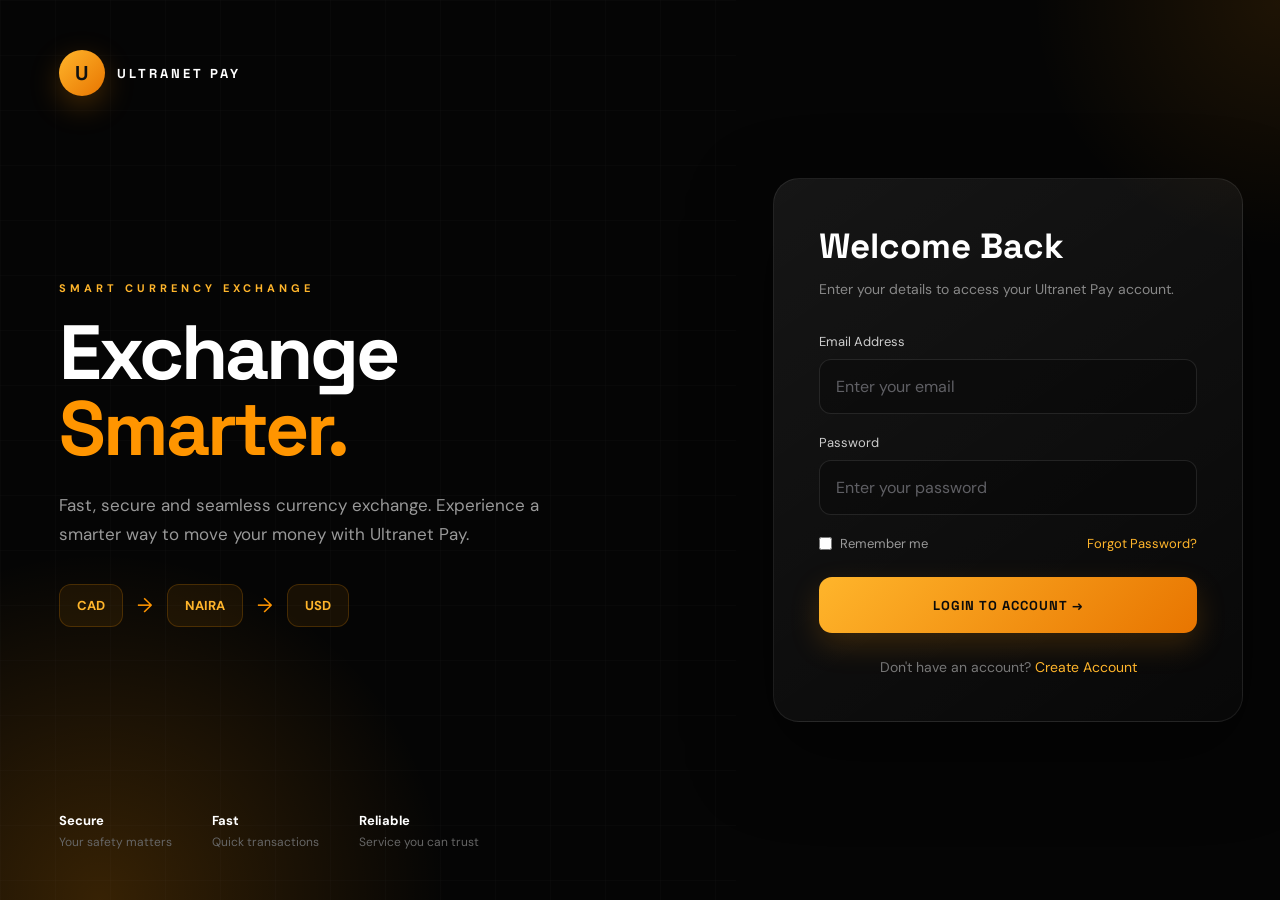
<file: index.html>
<!DOCTYPE html>
<html lang="en">

<head>

    <meta charset="UTF-8">

    <meta
        name="viewport"
        content="width=device-width, initial-scale=1.0"
    >

    <title>Ultranet Pay | Login</title>

    <link
        rel="stylesheet"
        href="ultranet.css"
    >

</head>


<body>


    <main class="login-page">


        <!-- =========================
             LEFT SIDE
        ========================== -->

        <section class="login-branding">


            <div class="background-grid"></div>


            <!-- LOGO -->

            <a
                href="index.html"
                class="brand-logo"
            >

                <div class="brand-icon">
                    U
                </div>

                <span class="brand-name">
                    ULTRANET PAY
                </span>

            </a>



            <!-- =========================
                 HERO CONTENT
            ========================== -->

            <div class="login-hero">


                <span class="hero-tag">
                    SMART CURRENCY EXCHANGE
                </span>


                <h1>

                    Exchange

                    <span>
                        Smarter.
                    </span>

                </h1>


                <p>

                    Fast, secure and seamless currency exchange.
                    Experience a smarter way to move your money
                    with Ultranet Pay.

                </p>



                <!-- CURRENCIES -->

                <div class="currency-display">


                    <div class="currency-box">
                        CAD
                    </div>


                    <span class="currency-arrow">
                        →
                    </span>


                    <div class="currency-box">
                        NAIRA
                    </div>


                    <span class="currency-arrow">
                        →
                    </span>


                    <div class="currency-box">
                        USD
                    </div>


                </div>


            </div>



            <!-- =========================
                 BOTTOM INFO
            ========================== -->

            <div class="trust-info">


                <div>

                    <strong>
                        Secure
                    </strong>

                    <span>
                        Your safety matters
                    </span>

                </div>



                <div>

                    <strong>
                        Fast
                    </strong>

                    <span>
                        Quick transactions
                    </span>

                </div>



                <div>

                    <strong>
                        Reliable
                    </strong>

                    <span>
                        Service you can trust
                    </span>

                </div>


            </div>


        </section>



        <!-- =========================
             RIGHT SIDE
        ========================== -->

        <section class="login-section">


            <div class="login-card">


                <h2>
                    Welcome Back
                </h2>


                <p>

                    Enter your details to access
                    your Ultranet Pay account.

                </p>



                <!-- =========================
                     LOGIN FORM
                ========================== -->

                <form id="loginForm">


                    <!-- EMAIL -->

                    <div class="form-group">


                        <label for="email">
                            Email Address
                        </label>


                        <input
                            type="email"
                            id="email"
                            placeholder="Enter your email"
                            required
                        >


                    </div>



                    <!-- PASSWORD -->

                    <div class="form-group">


                        <label for="password">
                            Password
                        </label>


                        <input
                            type="password"
                            id="password"
                            placeholder="Enter your password"
                            required
                        >


                    </div>



                    <!-- =========================
                         OPTIONS
                    ========================== -->

                    <div class="login-options">


                        <label class="remember-me">


                            <input
                                type="checkbox"
                                id="rememberMe"
                            >


                            <span>
                                Remember me
                            </span>


                        </label>



                        <a href="#">
                            Forgot Password?
                        </a>


                    </div>



                    <!-- LOGIN BUTTON -->

                    <button
                        type="submit"
                        class="main-button"
                    >

                        LOGIN TO ACCOUNT →

                    </button>


                </form>



                <!-- =========================
                     SIGNUP
                ========================== -->

                <div class="bottom-link">


                    Don't have an account?


                    <a href="signup.html">

                        Create Account

                    </a>


                </div>


            </div>


        </section>


    </main>



    <!-- =========================
         JAVASCRIPT
    ========================== -->

    <script>


        const loginForm =
            document.getElementById(
                "loginForm"
            );


        loginForm.addEventListener(
            "submit",
            function (event) {


                event.preventDefault();



                /* =========================
                   GET USER INPUT
                ========================== */

                const email =
                    document
                        .getElementById(
                            "email"
                        )
                        .value
                        .trim();


                const password =
                    document
                        .getElementById(
                            "password"
                        )
                        .value;



                /* =========================
                   GET SAVED USER DATA
                ========================== */

                const savedName =
                    localStorage.getItem(
                        "ultranetName"
                    );


                const savedEmail =
                    localStorage.getItem(
                        "ultranetEmail"
                    );


                const savedPassword =
                    localStorage.getItem(
                        "ultranetPassword"
                    );



                /* =========================
                   CHECK ACCOUNT
                ========================== */

                if (
                    !savedName ||
                    !savedEmail ||
                    !savedPassword
                ) {


                    alert(
                        "No account found. Please create an account first."
                    );


                    window.location.href =
                        "signup.html";


                    return;

                }



                /* =========================
                   CHECK LOGIN DETAILS
                ========================== */

                if (
                    email === savedEmail &&
                    password === savedPassword
                ) {


                    /* =========================
                       SAVE LOGIN SESSION
                    ========================== */

                    localStorage.setItem(
                        "ultranetLoggedIn",
                        "true"
                    );


                    /* =========================
                       REDIRECT
                    ========================== */

                    window.location.href =
                        "dashboard.html";


                } else {


                    alert(
                        "Incorrect email or password. Please try again."
                    );


                }


            }
        );


    </script>


</body>

</html>
</file>
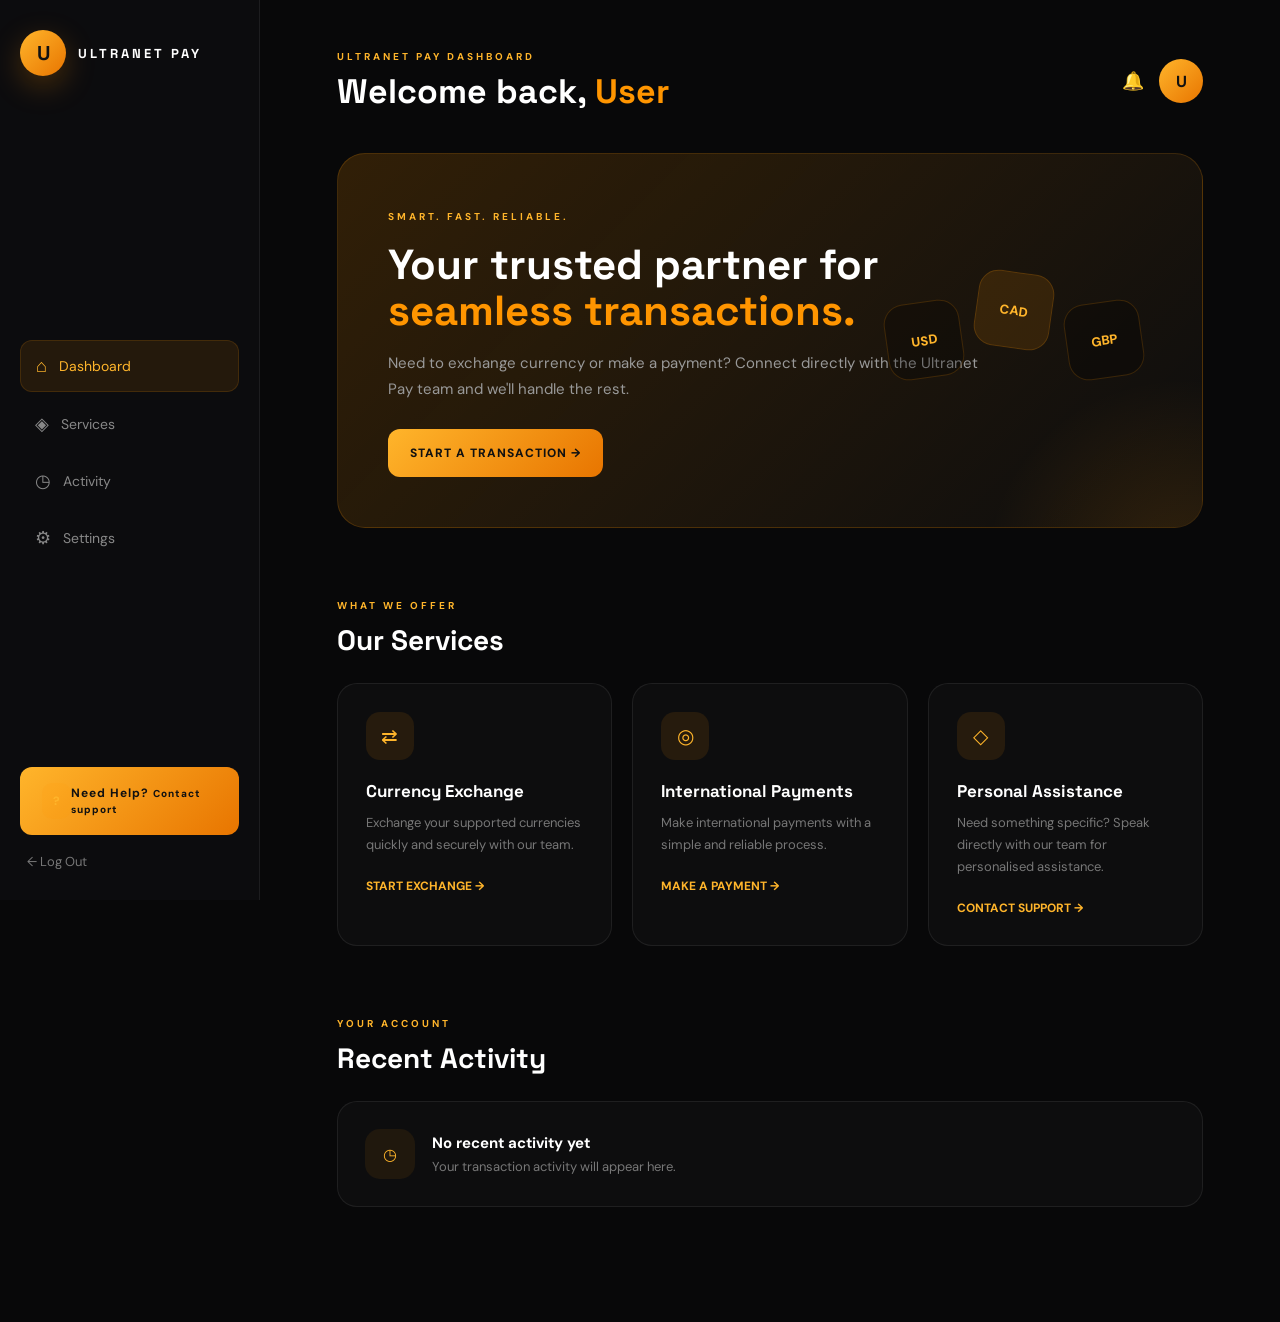
<file: dashboard.html>
<!DOCTYPE html>
<html lang="en">

<head>
    <meta charset="UTF-8">

    <meta name="viewport"
        content="width=device-width, initial-scale=1.0">

    <title>Dashboard | Ultranet Pay</title>

    <link rel="stylesheet" href="ultranet.css">
</head>


<body>

    <main class="dashboard-page">
        <nav class="mobile-nav">
    <a href="dashboard.html" class="active">Dashboard</a>
    <a href="services.html">Services</a>
    <a href="#activity">Activity</a>
    <a href="settings.html">Settings</a>
        </nav>

        <!-- SIDEBAR -->
        <aside
            class="sidebar"
            id="sidebar"
        >

            <!-- Logo -->
            <a
                href="dashboard.html"
                class="brand-logo"
            >

                <div class="brand-icon">
                    U
                </div>

                <span class="brand-name">
                    ULTRANET PAY
                </span>

            </a>


            <!-- Navigation -->
            <nav class="dashboard-nav">

                <a
                    href="dashboard.html"
                    class="nav-item active"
                >
                    <span>⌂</span>
                    Dashboard
                </a>


                <a
                    href="#services"
                    class="nav-item"
                >
                    <span>◈</span>
                    Services
                </a>


                <a
                    href="#activity"
                    class="nav-item"
                >
                    <span>◷</span>
                    Activity
                </a>


                <a
                    href="settings.html"
                    class="nav-item"
                >
                    <span>⚙</span>
                    Settings
                </a>

            </nav>


            <!-- Support -->
            <div class="sidebar-bottom">


                <a
                    href="https://wa.me/12492884792"
                    class="whatsapp-button"
                    target="_blank"
                >

                    <span class="support-icon">
                        ?
                    </span>

                    <div>

                        <strong>
                            Need Help?
                        </strong>

                        <small>
                            Contact support
                        </small>

                    </div>

                </a>


                <a
                    href="ultranet.html"
                    class="logout-button"
                >
                    ← Log Out
                </a>

            </div>

        </aside>


        <!-- MAIN CONTENT -->
        <section class="dashboard-content">


            <!-- TOP BAR -->
            <header class="dashboard-header">


                <div>

                    <p class="dashboard-date">
                        ULTRANET PAY DASHBOARD
                    </p>


                    <h1>
                        Welcome back,
                        <span id="userName">
                            User
                        </span>
                    </h1>

                </div>


                <div class="profile-preview">

                    <div class="notification">
                        🔔
                    </div>


                    <div
                        class="user-avatar"
                        id="userAvatar"
                    >
                        U
                    </div>

                </div>

            </header>



            <!-- HERO CARD -->
            <section class="dashboard-hero">


                <div class="hero-glow"></div>


                <div
                    class="dashboard-hero-content"
                >

                    <span class="dashboard-tag">
                        SMART. FAST. RELIABLE. 
                    </span>


                    <h2>

                        Your trusted partner for

                        <span>
                            seamless transactions.
                        </span>

                    </h2>


                    <p>

                        Need to exchange currency or
                        make a payment?

                        Connect directly with the
                        Ultranet Pay team and we'll
                        handle the rest.

                    </p>


                    <a href="transaction.html" class="whatsapp-button">
    START A TRANSACTION →
                    </a>

                </div>



                <!-- CURRENCIES -->
                <div class="hero-currency">

                    <div class="floating-currency">
                        USD
                    </div>


                    <div
                        class="floating-currency middle"
                    >
                        CAD
                    </div>


                    <div class="floating-currency">
                        GBP
                    </div>

                </div>

            </section>



            <!-- SERVICES -->
            <section
                class="dashboard-section"
                id="services"
            >


                <div class="section-heading">

                    <div>

                        <span>
                            WHAT WE OFFER
                        </span>


                        <h2>
                            Our Services
                        </h2>

                    </div>

                </div>



                <div class="service-grid">


                    <!-- SERVICE 1 -->
                    <div class="service-card">

                        <div class="service-icon">
                            ⇄
                        </div>


                        <h3>
                            Currency Exchange
                        </h3>


                        <p>
                            Exchange your supported
                            currencies quickly and
                            securely with our team.
                        </p>


                        <a
                            href="transaction.html"
                        >
                            START EXCHANGE →
                        </a>

                    </div>



                    <!-- SERVICE 2 -->
                    <div class="service-card">

                        <div class="service-icon">
                            ◎
                        </div>


                        <h3>
                            International Payments
                        </h3>


                        <p>
                            Make international payments
                            with a simple and reliable
                            process.
                        </p>


                        <a
                            href="transaction.html"
                        >
                            MAKE A PAYMENT →
                        </a>

                    </div>



                    <!-- SERVICE 3 -->
                    <div class="service-card">

                        <div class="service-icon">
                            ◇
                        </div>


                        <h3>
                            Personal Assistance
                        </h3>


                        <p>
                            Need something specific?
                            Speak directly with our
                            team for personalised
                            assistance.
                        </p>


                        <a
                            href="https://wa.me/12492884792"
                            target="_blank"
                        >
                            CONTACT SUPPORT →
                        </a>

                    </div>


                </div>

            </section>



            <!-- ACTIVITY -->
            <section
                class="dashboard-section"
                id="activity"
            >


                <div class="section-heading">

                    <div>

                        <span>
                            YOUR ACCOUNT
                        </span>


                        <h2>
                            Recent Activity
                        </h2>

                    </div>

                </div>



                <div class="activity-card">


                    <div class="activity-icon">
                        ◷
                    </div>


                    <div>

                        <h3>
                            No recent activity yet
                        </h3>


                        <p>
                            Your transaction activity
                            will appear here.
                        </p>

                    </div>

                </div>


            </section>


        </section>


    </main>



    <!-- JAVASCRIPT -->

    <script>


        /* USER DETAILS */

        const userName =
            localStorage.getItem(
                "ultranetName"
            );


        const dashboardName =
            document.getElementById(
                "userName"
            );


        const userAvatar =
            document.getElementById(
                "userAvatar"
            );


        if (userName) {

            dashboardName.textContent =
                userName;


            userAvatar.textContent =
                userName
                .charAt(0)
                .toUpperCase();

        }


    </script>


</body>

</html>
</file>
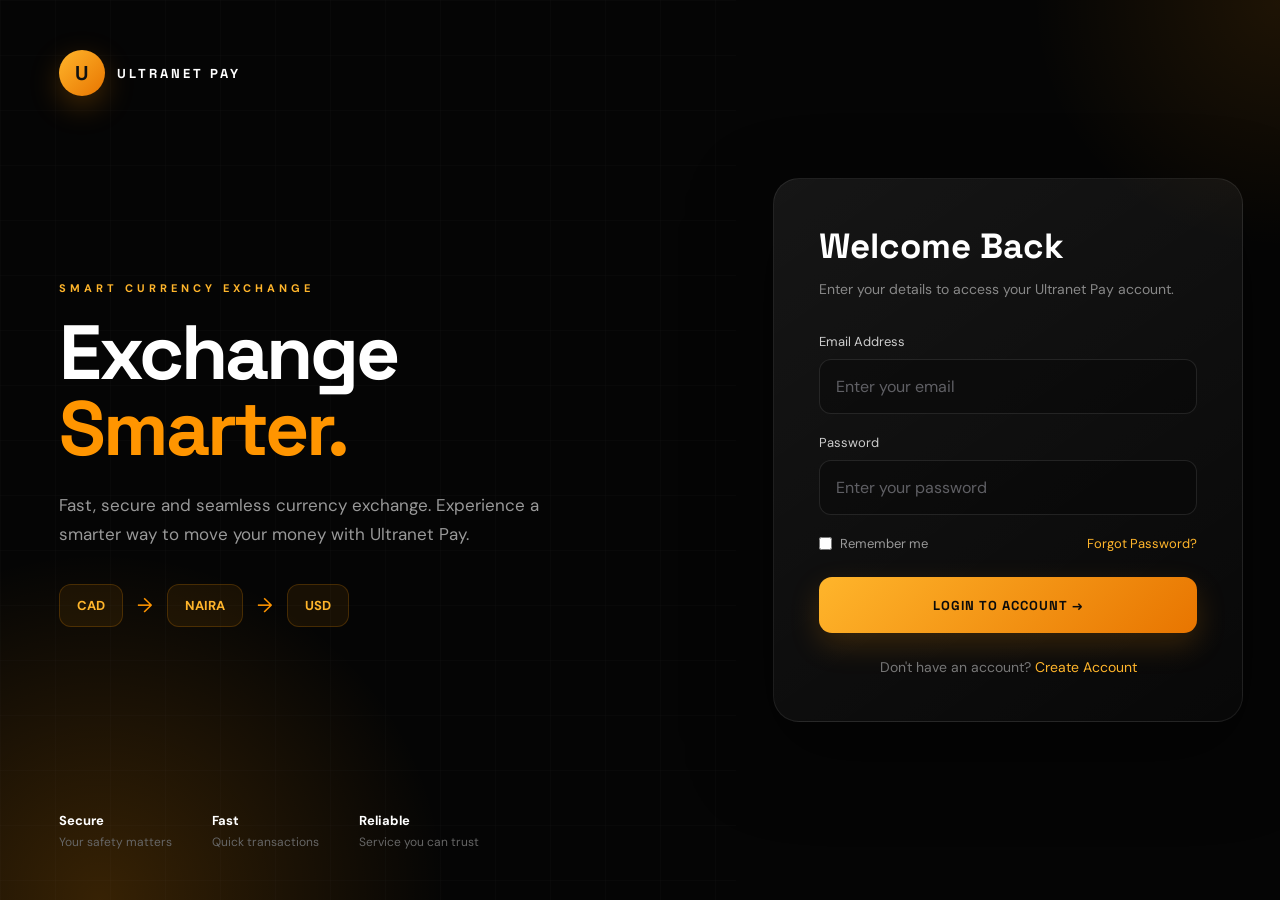
<file: login.html>
<!DOCTYPE html>
<html lang="en">

<head>
    <meta charset="UTF-8">
    <meta name="viewport" content="width=device-width, initial-scale=1.0">

    <title>Ultranet Pay | Login</title>

    <link rel="stylesheet" href="ultranet.css">
</head>

<body>

    <main class="login-page">

        <!-- LEFT SIDE -->
        <section class="login-branding">

            <div class="background-grid"></div>

            <!-- Logo -->
            <a href="ultranet.html" class="brand-logo">

                <div class="brand-icon">U</div>

                <span class="brand-name">
                    ULTRANET PAY
                </span>

            </a>


            <!-- Hero Content -->
            <div class="login-hero">

                <span class="hero-tag">
                    SMART CURRENCY EXCHANGE
                </span>

                <h1>
                    Exchange
                    <span>Smarter.</span>
                </h1>

                <p>
                    Fast, secure and seamless currency exchange.
                    Experience a smarter way to move your money
                    with Ultranet Pay.
                </p>


                <!-- Currency Display -->
                <div class="currency-display">

                    <div class="currency-box">
                        CAD
                    </div>

                    <span class="currency-arrow">→</span>

                    <div class="currency-box">
                        NAIRA
                    </div>

                    <span class="currency-arrow">→</span>

                    <div class="currency-box">
                        USD
                    </div>

                </div>

            </div>


            <!-- Bottom Info -->
            <div class="trust-info">

                <div>
                    <strong>Secure</strong>
                    <span>Your safety matters</span>
                </div>

                <div>
                    <strong>Fast</strong>
                    <span>Quick transactions</span>
                </div>

                <div>
                    <strong>Reliable</strong>
                    <span>Service you can trust</span>
                </div>

            </div>

        </section>


        <!-- RIGHT SIDE -->
        <section class="login-section">

            <div class="login-card">

                <h2>Welcome Back</h2>

                <p>
                    Enter your details to access your Ultranet Pay account.
                </p>


                <!-- LOGIN FORM -->
                <form id="loginForm">

                    <!-- Email -->
                    <div class="form-group">

                        <label for="email">
                            Email Address
                        </label>

                        <input
                            type="email"
                            id="email"
                            placeholder="Enter your email"
                            required
                        >

                    </div>


                    <!-- Password -->
                    <div class="form-group">

                        <label for="password">
                            Password
                        </label>

                        <input
                            type="password"
                            id="password"
                            placeholder="Enter your password"
                            required
                        >

                    </div>


                    <!-- Options -->
                    <div class="login-options">

                        <label class="remember-me">

                            <input type="checkbox">

                            <span>Remember me</span>

                        </label>


                        <a href="#">
                            Forgot Password?
                        </a>

                    </div>


                    <!-- Login Button -->
                    <button
                        type="submit"
                        class="main-button"
                    >
                        LOGIN TO ACCOUNT →
                    </button>

                </form>


                <!-- Signup -->
                <div class="bottom-link">

                    Don't have an account?

                    <a href="signup.html">
                        Create Account
                    </a>

                </div>

            </div>

        </section>

    </main>


    <!-- LOGIN JAVASCRIPT -->

    <script>

        const loginForm =
            document.getElementById("loginForm");


        loginForm.addEventListener(
            "submit",
            function(event) {

                event.preventDefault();


                const email =
                    document.getElementById("email")
                    .value
                    .trim()
                    .toLowerCase();


                const password =
                    document.getElementById("password")
                    .value;


                const savedEmail =
                    localStorage.getItem("ultranetEmail");


                const savedPassword =
                    localStorage.getItem("ultranetPassword");


                if (
                    email === savedEmail &&
                    password === savedPassword
                ) {

                    localStorage.setItem(
                        "ultranetLoggedIn",
                        "true"
                    );


                    alert(
                        "Login successful!"
                    );


                    window.location.href =
                        "dashboard.html";

                } else {

                    alert(
                        "Incorrect email or password."
                    );

                }

            }
        );

    </script>

</body>

</html>
</file>
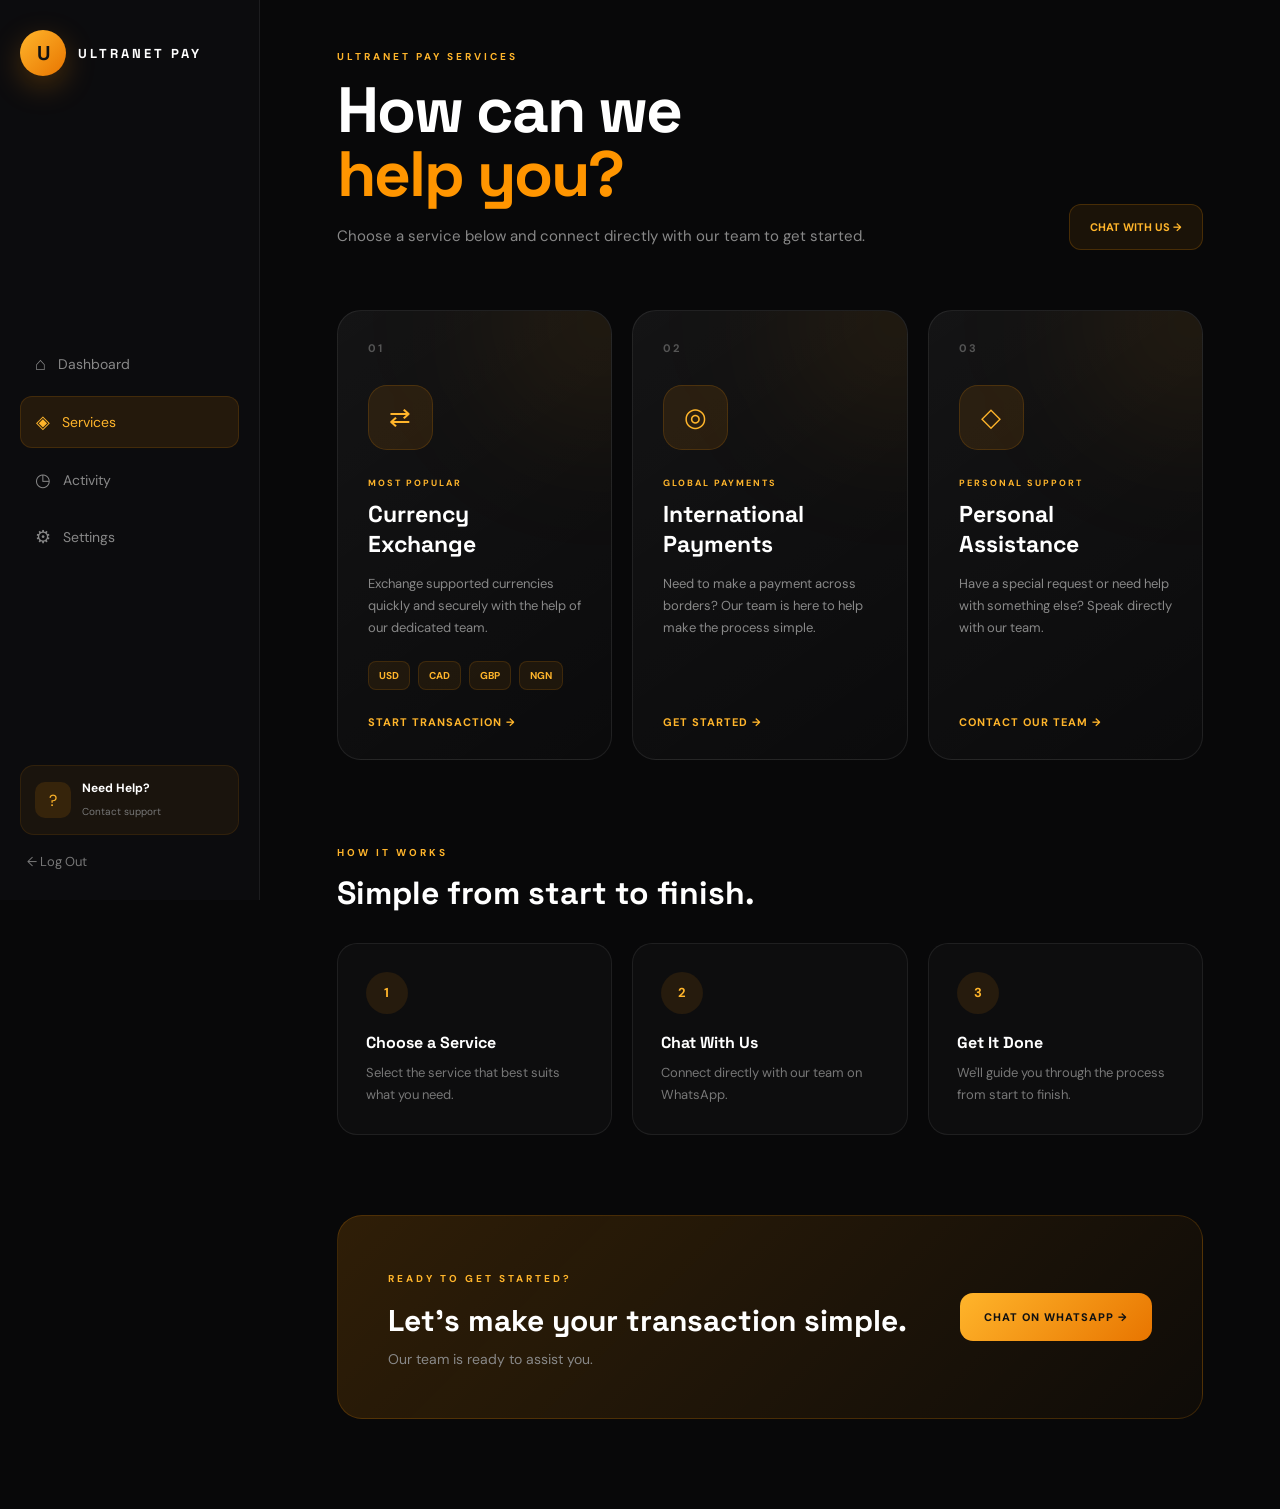
<file: services.html>
<!DOCTYPE html>
<html lang="en">
<head>
    <meta charset="UTF-8">
    <meta name="viewport" content="width=device-width, initial-scale=1.0">

    <title>Services | Ultranet Pay</title>

    <link rel="stylesheet" href="ultranet.css">
</head>

<body>

    <main class="services-page">


        <!-- SIDEBAR -->

        <aside class="sidebar">

            <!-- Logo -->

            <a href="dashboard.html" class="brand-logo">

                <div class="brand-icon">U</div>

                <span class="brand-name">
                    ULTRANET PAY
                </span>

            </a>


            <!-- Navigation -->

            <nav class="dashboard-nav">

                <a href="dashboard.html" class="nav-item">
                    <span>⌂</span>
                    Dashboard
                </a>

                <a href="services.html" class="nav-item active">
                    <span>◈</span>
                    Services
                </a>

                <a href="dashboard.html#activity" class="nav-item">
                    <span>◷</span>
                    Activity
                </a>

                <a href="settings.html" class="nav-item">
                    <span>⚙</span>
                    Settings
                </a>

            </nav>


            <!-- Sidebar Bottom -->

            <div class="sidebar-bottom">

                <a 
                    href="https://wa.me/12492884792"
                    target="_blank"
                    class="support-card"
                >

                    <span class="support-icon">?</span>

                    <div>
                        <strong>Need Help?</strong>
                        <small>Contact support</small>
                    </div>

                </a>


                <a href="ultranet.html" class="logout-button">
                    ← Log Out
                </a>

            </div>

        </aside>



        <!-- MAIN CONTENT -->

        <section class="services-content">


            <!-- HEADER -->

            <header class="services-header">

                <div>

                    <span class="page-tag">
                        ULTRANET PAY SERVICES
                    </span>

                    <h1>
                        How can we
                        <span>help you?</span>
                    </h1>

                    <p>
                        Choose a service below and connect directly
                        with our team to get started.
                    </p>

                </div>


                <a
                    href="https://wa.me/12492884792"
                    target="_blank"
                    class="header-whatsapp"
                >
                    CHAT WITH US →
                </a>

            </header>



            <!-- SERVICES GRID -->

            <section class="main-services">


                <!-- Currency Exchange -->

                <article class="main-service-card">

                    <div class="service-number">
                        01
                    </div>

                    <div class="large-service-icon">
                        ⇄
                    </div>

                    <span class="service-label">
                        MOST POPULAR
                    </span>

                    <h2>
                        Currency Exchange
                    </h2>

                    <p>
                        Exchange supported currencies quickly and
                        securely with the help of our dedicated team.
                    </p>


                    <!-- Currencies -->

                    <div class="supported-currencies">

                        <span>USD</span>
                        <span>CAD</span>
                        <span>GBP</span>
                        <span>NGN</span>

                    </div>
                    <a
    href="transaction.html"
    class="service-action"
>
    START TRANSACTION →
</a>

                </article>



                <!-- International Payments -->

                <article class="main-service-card">

                    <div class="service-number">
                        02
                    </div>

                    <div class="large-service-icon">
                        ◎
                    </div>

                    <span class="service-label">
                        GLOBAL PAYMENTS
                    </span>

                    <h2>
                        International Payments
                    </h2>

                    <p>
                        Need to make a payment across borders?
                        Our team is here to help make the process simple.
                    </p>


                    <a
                        href="https://wa.me/12492884792"
                        target="_blank"
                        class="service-action"
                    >
                        GET STARTED →
                    </a>

                </article>



                <!-- Personal Assistance -->

                <article class="main-service-card">

                    <div class="service-number">
                        03
                    </div>

                    <div class="large-service-icon">
                        ◇
                    </div>

                    <span class="service-label">
                        PERSONAL SUPPORT
                    </span>

                    <h2>
                        Personal Assistance
                    </h2>

                    <p>
                        Have a special request or need help with
                        something else? Speak directly with our team.
                    </p>


                    <a
                        href="https://wa.me/12492884792"
                        target="_blank"
                        class="service-action"
                    >
                        CONTACT OUR TEAM →
                    </a>

                </article>


            </section>



            <!-- HOW IT WORKS -->

            <section class="how-it-works">

                <div class="section-title">

                    <span>HOW IT WORKS</span>

                    <h2>
                        Simple from start to finish.
                    </h2>

                </div>


                <div class="steps-grid">


                    <div class="step-card">

                        <div class="step-number">
                            1
                        </div>

                        <h3>
                            Choose a Service
                        </h3>

                        <p>
                            Select the service that best suits
                            what you need.
                        </p>

                    </div>


                    <div class="step-card">

                        <div class="step-number">
                            2
                        </div>

                        <h3>
                            Chat With Us
                        </h3>

                        <p>
                            Connect directly with our team
                            on WhatsApp.
                        </p>

                    </div>


                    <div class="step-card">

                        <div class="step-number">
                            3
                        </div>

                        <h3>
                            Get It Done
                        </h3>

                        <p>
                            We'll guide you through the process
                            from start to finish.
                        </p>

                    </div>


                </div>

            </section>



            <!-- CTA -->

            <section class="services-cta">

                <div>

                    <span>
                        READY TO GET STARTED?
                    </span>

                    <h2>
                        Let's make your transaction simple.
                    </h2>

                    <p>
                        Our team is ready to assist you.
                    </p>

                </div>


                <a
                    href="https://wa.me/12492884792"
                    target="_blank"
                    class="cta-button"
                >
                    CHAT ON WHATSAPP →
                </a>

            </section>


        </section>

    </main>

</body>
</html>
</file>
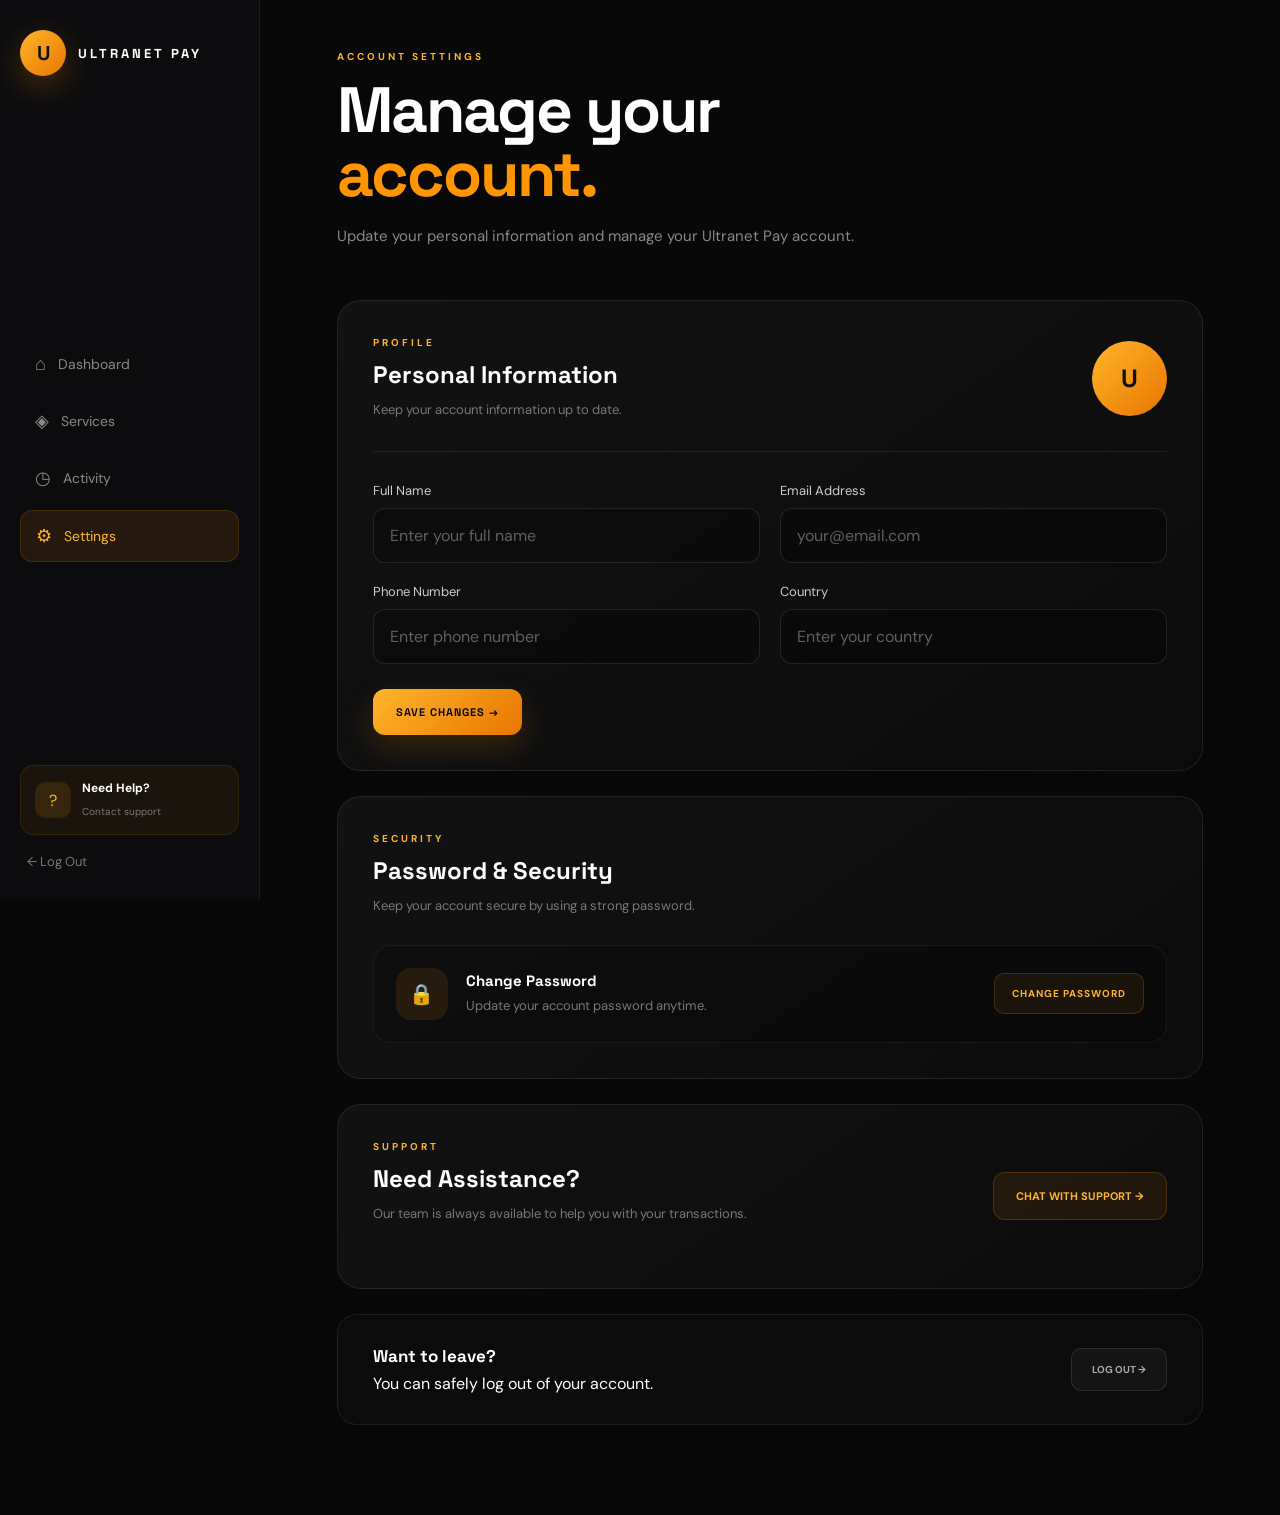
<file: settings.html>
<!DOCTYPE html>
<html lang="en">

<head>

    <meta charset="UTF-8">

    <meta
        name="viewport"
        content="width=device-width, initial-scale=1.0"
    >

    <title>Settings | Ultranet Pay</title>

    <link
        rel="stylesheet"
        href="ultranet.css"
    >

</head>


<body>


    <main class="settings-page">


        <!-- =========================
             SIDEBAR
        ========================== -->

        <aside class="sidebar">


            <!-- LOGO -->

            <a
                href="dashboard.html"
                class="brand-logo"
            >

                <div class="brand-icon">
                    U
                </div>

                <span class="brand-name">
                    ULTRANET PAY
                </span>

            </a>


            <!-- NAVIGATION -->

            <nav class="dashboard-nav">


                <a
                    href="dashboard.html"
                    class="nav-item"
                >
                    <span>⌂</span>
                    Dashboard
                </a>


                <a
                    href="services.html"
                    class="nav-item"
                >
                    <span>◈</span>
                    Services
                </a>


                <a
                    href="dashboard.html#activity"
                    class="nav-item"
                >
                    <span>◷</span>
                    Activity
                </a>


                <a
                    href="settings.html"
                    class="nav-item active"
                >
                    <span>⚙</span>
                    Settings
                </a>


            </nav>


            <!-- SIDEBAR BOTTOM -->

            <div class="sidebar-bottom">


                <a
                    href="https://wa.me/12492884792"
                    target="_blank"
                    class="support-card"
                >

                    <span class="support-icon">
                        ?
                    </span>


                    <div>

                        <strong>
                            Need Help?
                        </strong>

                        <small>
                            Contact support
                        </small>

                    </div>


                </a>


                <a
                    href="index.html"
                    class="logout-button"
                >
                    ← Log Out
                </a>


            </div>


        </aside>



        <!-- =========================
             MAIN CONTENT
        ========================== -->

        <section class="settings-content">


            <!-- HEADER -->

            <header class="settings-header">


                <div>


                    <span class="page-tag">
                        ACCOUNT SETTINGS
                    </span>


                    <h1>
                        Manage your
                        <span>account.</span>
                    </h1>


                    <p>
                        Update your personal information and
                        manage your Ultranet Pay account.
                    </p>


                </div>


            </header>



            <!-- =========================
                 PROFILE CARD
            ========================== -->

            <section class="settings-card profile-card">


                <!-- PROFILE HEADER -->

                <div class="settings-card-header">


                    <div>


                        <span class="card-label">
                            PROFILE
                        </span>


                        <h2>
                            Personal Information
                        </h2>


                        <p>
                            Keep your account information
                            up to date.
                        </p>


                    </div>


                    <!-- AVATAR -->

                    <div
                        class="large-avatar"
                        id="settingsAvatar"
                    >
                        U
                    </div>


                </div>



                <!-- PROFILE FORM -->

                <form
                    id="profileForm"
                    class="settings-form"
                >


                    <div class="settings-form-grid">


                        <!-- FULL NAME -->

                        <div class="form-group">


                            <label for="settings-name">
                                Full Name
                            </label>


                            <input
                                type="text"
                                id="settings-name"
                                placeholder="Enter your full name"
                                required
                            >


                        </div>



                        <!-- EMAIL -->

                        <div class="form-group">


                            <label for="settings-email">
                                Email Address
                            </label>


                            <input
                                type="email"
                                id="settings-email"
                                placeholder="your@email.com"
                                required
                            >


                        </div>



                        <!-- PHONE -->

                        <div class="form-group">


                            <label for="settings-phone">
                                Phone Number
                            </label>


                            <input
                                type="tel"
                                id="settings-phone"
                                placeholder="Enter phone number"
                            >


                        </div>



                        <!-- COUNTRY -->

                        <div class="form-group">


                            <label for="settings-country">
                                Country
                            </label>


                            <input
                                type="text"
                                id="settings-country"
                                placeholder="Enter your country"
                            >


                        </div>


                    </div>



                    <!-- SAVE BUTTON -->

                    <button
                        type="submit"
                        class="save-button"
                    >
                        SAVE CHANGES →
                    </button>


                </form>


            </section>



            <!-- =========================
                 SECURITY
            ========================== -->

            <section class="settings-card security-card">


                <div class="settings-card-title">


                    <span class="card-label">
                        SECURITY
                    </span>


                    <h2>
                        Password & Security
                    </h2>


                    <p>
                        Keep your account secure by using
                        a strong password.
                    </p>


                </div>



                <div class="security-option">


                    <div class="security-icon">
                        🔒
                    </div>


                    <div class="security-info">


                        <h3>
                            Change Password
                        </h3>


                        <p>
                            Update your account password
                            anytime.
                        </p>


                    </div>


                    <button
                        type="button"
                        class="secondary-button"
                        id="changePasswordButton"
                    >
                        CHANGE PASSWORD
                    </button>


                </div>


            </section>



            <!-- =========================
                 SUPPORT
            ========================== -->

            <section class="settings-card support-settings">


                <div class="settings-card-title">


                    <span class="card-label">
                        SUPPORT
                    </span>


                    <h2>
                        Need Assistance?
                    </h2>


                    <p>
                        Our team is always available to
                        help you with your transactions.
                    </p>


                </div>



                <a
                    href="https://wa.me/12492884792"
                    target="_blank"
                    class="support-settings-button"
                >
                    CHAT WITH SUPPORT →
                </a>


            </section>



            <!-- =========================
                 LOGOUT
            ========================== -->

            <section class="logout-section">


                <div>


                    <h3>
                        Want to leave?
                    </h3>


                    <p>
                        You can safely log out of your account.
                    </p>


                </div>


                <a
                    href="index.html"
                    class="danger-button"
                    id="logoutButton"
                >
                    LOG OUT →
                </a>


            </section>


        </section>


    </main>



    <!-- =========================
         JAVASCRIPT
    ========================== -->

    <script>


        /* =========================
           GET SAVED INFORMATION
        ========================== */

        const savedName =
            localStorage.getItem(
                "ultranetName"
            );


        const savedEmail =
            localStorage.getItem(
                "ultranetEmail"
            );


        const savedPhone =
            localStorage.getItem(
                "ultranetPhone"
            );


        const savedCountry =
            localStorage.getItem(
                "ultranetCountry"
            );



        /* =========================
           GET PAGE ELEMENTS
        ========================== */

        const settingsName =
            document.getElementById(
                "settings-name"
            );


        const settingsEmail =
            document.getElementById(
                "settings-email"
            );


        const settingsPhone =
            document.getElementById(
                "settings-phone"
            );


        const settingsCountry =
            document.getElementById(
                "settings-country"
            );


        const settingsAvatar =
            document.getElementById(
                "settingsAvatar"
            );


        const profileForm =
            document.getElementById(
                "profileForm"
            );


        const changePasswordButton =
            document.getElementById(
                "changePasswordButton"
            );


        const logoutButton =
            document.getElementById(
                "logoutButton"
            );



        /* =========================
           DISPLAY SAVED INFORMATION
        ========================== */

        if (savedName) {


            settingsName.value =
                savedName;


            settingsAvatar.textContent =
                savedName
                .charAt(0)
                .toUpperCase();


        }


        if (savedEmail) {


            settingsEmail.value =
                savedEmail;


        }


        if (savedPhone) {


            settingsPhone.value =
                savedPhone;


        }


        if (savedCountry) {


            settingsCountry.value =
                savedCountry;


        }



        /* =========================
           SAVE PROFILE CHANGES
        ========================== */

        profileForm.addEventListener(
            "submit",
            function(event) {


                event.preventDefault();



                const newName =
                    settingsName.value.trim();


                const newEmail =
                    settingsEmail.value.trim();


                const newPhone =
                    settingsPhone.value.trim();


                const newCountry =
                    settingsCountry.value.trim();



                /* SAVE NAME */

                localStorage.setItem(
                    "ultranetName",
                    newName
                );



                /* SAVE EMAIL */

                localStorage.setItem(
                    "ultranetEmail",
                    newEmail
                );



                /* SAVE PHONE */

                localStorage.setItem(
                    "ultranetPhone",
                    newPhone
                );



                /* SAVE COUNTRY */

                localStorage.setItem(
                    "ultranetCountry",
                    newCountry
                );



                /* UPDATE AVATAR */

                if (newName) {


                    settingsAvatar.textContent =
                        newName
                        .charAt(0)
                        .toUpperCase();


                }



                /* SUCCESS MESSAGE */

                alert(
                    "Your profile has been updated successfully!"
                );


            }
        );



        /* =========================
           CHANGE PASSWORD
        ========================== */

        changePasswordButton.addEventListener(
            "click",
            function() {


                alert(
                    "Password change feature coming soon."
                );


            }
        );



        /* =========================
           LOGOUT
        ========================== */

        logoutButton.addEventListener(
            "click",
            function() {


                /*
                    User information remains saved.

                    This simply redirects the user
                    back to the login page.
                */


            }
        );


    </script>


</body>

</html>
</file>
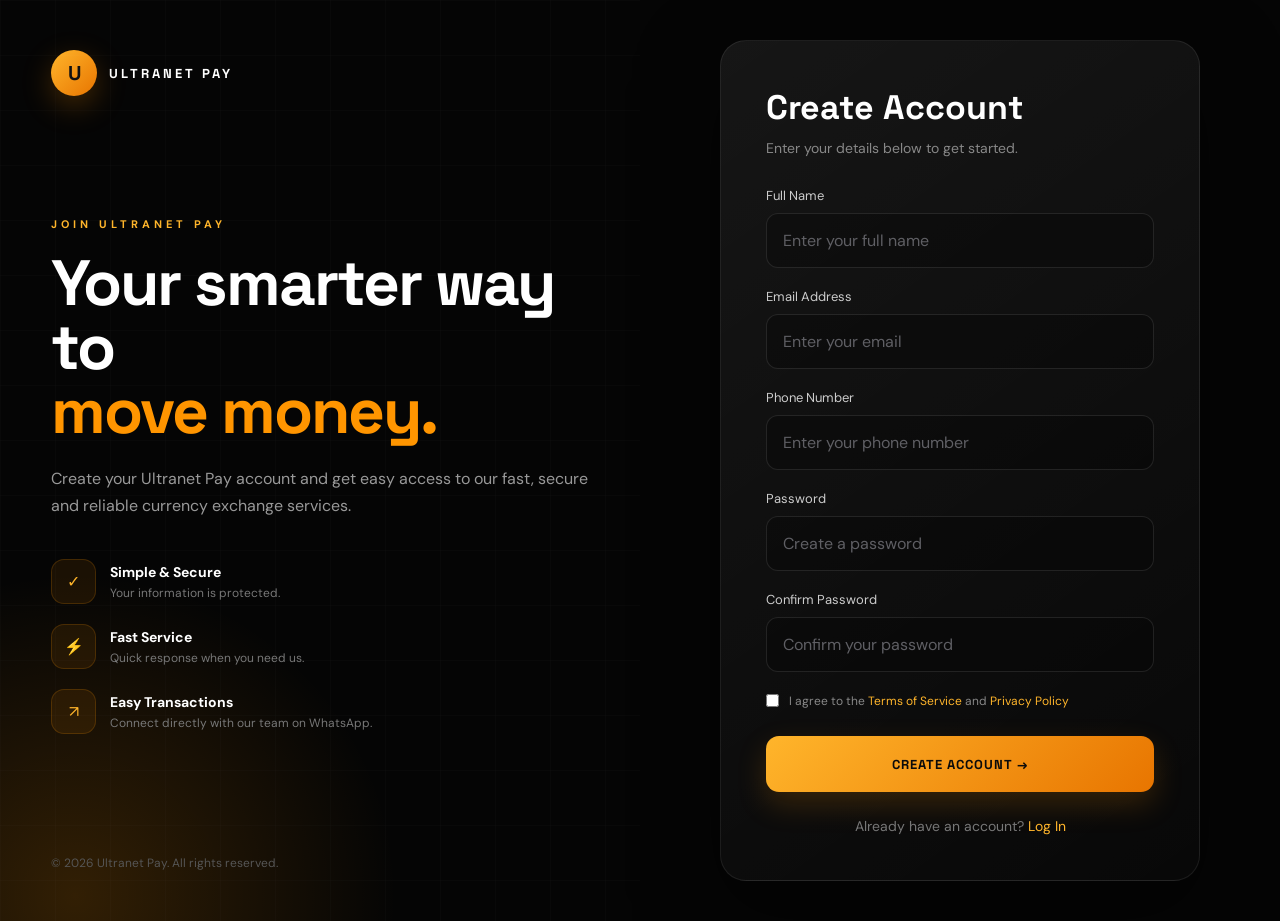
<file: signup.html>
<!DOCTYPE html>
<html lang="en">

<head>

    <meta charset="UTF-8">

    <meta
        name="viewport"
        content="width=device-width, initial-scale=1.0"
    >

    <title>Create Account | Ultranet Pay</title>

    <link
        rel="stylesheet"
        href="ultranet.css"
    >

</head>


<body>


    <main class="signup-page">


        <!-- =========================
             LEFT BRANDING SECTION
        ========================== -->

        <section class="signup-branding">


            <div class="signup-background-grid"></div>


            <!-- LOGO -->

            <a
                href="index.html"
                class="brand-logo"
            >

                <div class="brand-icon">
                    U
                </div>

                <span class="brand-name">
                    ULTRANET PAY
                </span>

            </a>



            <!-- =========================
                 HERO
            ========================== -->

            <div class="signup-hero">


                <span class="hero-tag">
                    JOIN ULTRANET PAY
                </span>


                <h1>

                    Your smarter way to

                    <span>
                        move money.
                    </span>

                </h1>


                <p>

                    Create your Ultranet Pay account and get easy access
                    to our fast, secure and reliable currency exchange services.

                </p>



                <!-- FEATURES -->

                <div class="signup-features">


                    <!-- FEATURE 1 -->

                    <div class="feature-item">


                        <div class="feature-icon">
                            ✓
                        </div>


                        <div>

                            <h3>
                                Simple & Secure
                            </h3>

                            <p>
                                Your information is protected.
                            </p>

                        </div>


                    </div>



                    <!-- FEATURE 2 -->

                    <div class="feature-item">


                        <div class="feature-icon">
                            ⚡
                        </div>


                        <div>

                            <h3>
                                Fast Service
                            </h3>

                            <p>
                                Quick response when you need us.
                            </p>

                        </div>


                    </div>



                    <!-- FEATURE 3 -->

                    <div class="feature-item">


                        <div class="feature-icon">
                            ↗
                        </div>


                        <div>

                            <h3>
                                Easy Transactions
                            </h3>

                            <p>
                                Connect directly with our team on WhatsApp.
                            </p>

                        </div>


                    </div>


                </div>


            </div>



            <!-- =========================
                 FOOTER
            ========================== -->

            <div class="signup-footer">

                © 2026 Ultranet Pay.
                All rights reserved.

            </div>


        </section>



        <!-- =========================
             RIGHT FORM SECTION
        ========================== -->

        <section class="signup-section">


            <div class="signup-card">


                <h2>
                    Create Account
                </h2>


                <p>
                    Enter your details below to get started.
                </p>



                <!-- =========================
                     SIGNUP FORM
                ========================== -->

                <form id="signupForm">


                    <!-- FULL NAME -->

                    <div class="form-group">


                        <label for="fullname">
                            Full Name
                        </label>


                        <input
                            type="text"
                            id="fullname"
                            placeholder="Enter your full name"
                            required
                        >


                    </div>



                    <!-- EMAIL -->

                    <div class="form-group">


                        <label for="signup-email">
                            Email Address
                        </label>


                        <input
                            type="email"
                            id="signup-email"
                            placeholder="Enter your email"
                            required
                        >


                    </div>



                    <!-- PHONE -->

                    <div class="form-group">


                        <label for="phone">
                            Phone Number
                        </label>


                        <input
                            type="tel"
                            id="phone"
                            placeholder="Enter your phone number"
                            required
                        >


                    </div>



                    <!-- PASSWORD -->

                    <div class="form-group">


                        <label for="signup-password">
                            Password
                        </label>


                        <input
                            type="password"
                            id="signup-password"
                            placeholder="Create a password"
                            required
                            minlength="6"
                        >


                    </div>



                    <!-- CONFIRM PASSWORD -->

                    <div class="form-group">


                        <label for="confirm-password">
                            Confirm Password
                        </label>


                        <input
                            type="password"
                            id="confirm-password"
                            placeholder="Confirm your password"
                            required
                            minlength="6"
                        >


                    </div>



                    <!-- =========================
                         TERMS
                    ========================== -->

                    <label class="terms-check">


                        <input
                            type="checkbox"
                            required
                        >


                        <span>

                            I agree to the

                            <a href="#">
                                Terms of Service
                            </a>

                            and

                            <a href="#">
                                Privacy Policy
                            </a>

                        </span>


                    </label>



                    <!-- CREATE ACCOUNT -->

                    <button
                        type="submit"
                        class="main-button"
                    >

                        CREATE ACCOUNT →

                    </button>


                </form>



                <!-- =========================
                     LOGIN LINK
                ========================== -->

                <div class="bottom-link">


                    Already have an account?


                    <a href="index.html">

                        Log In

                    </a>


                </div>


            </div>


        </section>


    </main>



    <!-- =========================
         JAVASCRIPT
    ========================== -->

    <script>


        const signupForm =
            document.getElementById(
                "signupForm"
            );


        signupForm.addEventListener(
            "submit",
            function (event) {


                event.preventDefault();



                /* =========================
                   GET USER DETAILS
                ========================== */

                const fullname =
                    document
                        .getElementById(
                            "fullname"
                        )
                        .value
                        .trim();


                const email =
                    document
                        .getElementById(
                            "signup-email"
                        )
                        .value
                        .trim()
                        .toLowerCase();


                const phone =
                    document
                        .getElementById(
                            "phone"
                        )
                        .value
                        .trim();


                const password =
                    document
                        .getElementById(
                            "signup-password"
                        )
                        .value;


                const confirmPassword =
                    document
                        .getElementById(
                            "confirm-password"
                        )
                        .value;



                /* =========================
                   CHECK PASSWORD
                ========================== */

                if (
                    password !==
                    confirmPassword
                ) {


                    alert(
                        "Passwords do not match."
                    );


                    return;


                }



                /* =========================
                   CHECK IF ACCOUNT EXISTS
                ========================== */

                const existingEmail =
                    localStorage.getItem(
                        "ultranetEmail"
                    );


                if (
                    existingEmail &&
                    existingEmail === email
                ) {


                    alert(
                        "An account with this email already exists. Please log in."
                    );


                    window.location.href =
                        "index.html";


                    return;


                }



                /* =========================
                   SAVE ACCOUNT
                ========================== */

                localStorage.setItem(
                    "ultranetName",
                    fullname
                );


                localStorage.setItem(
                    "ultranetEmail",
                    email
                );


                localStorage.setItem(
                    "ultranetPhone",
                    phone
                );


                localStorage.setItem(
                    "ultranetPassword",
                    password
                );


                /* DEFAULT COUNTRY */

                localStorage.setItem(
                    "ultranetCountry",
                    ""
                );



                /* =========================
                   CREATE LOGIN SESSION
                ========================== */

                localStorage.setItem(
                    "ultranetLoggedIn",
                    "true"
                );



                /* =========================
                   SUCCESS
                ========================== */

                alert(
                    "Account created successfully!"
                );



                /* =========================
                   GO TO DASHBOARD
                ========================== */

                window.location.href =
                    "dashboard.html";


            }
        );


    </script>


</body>

</html>
</file>
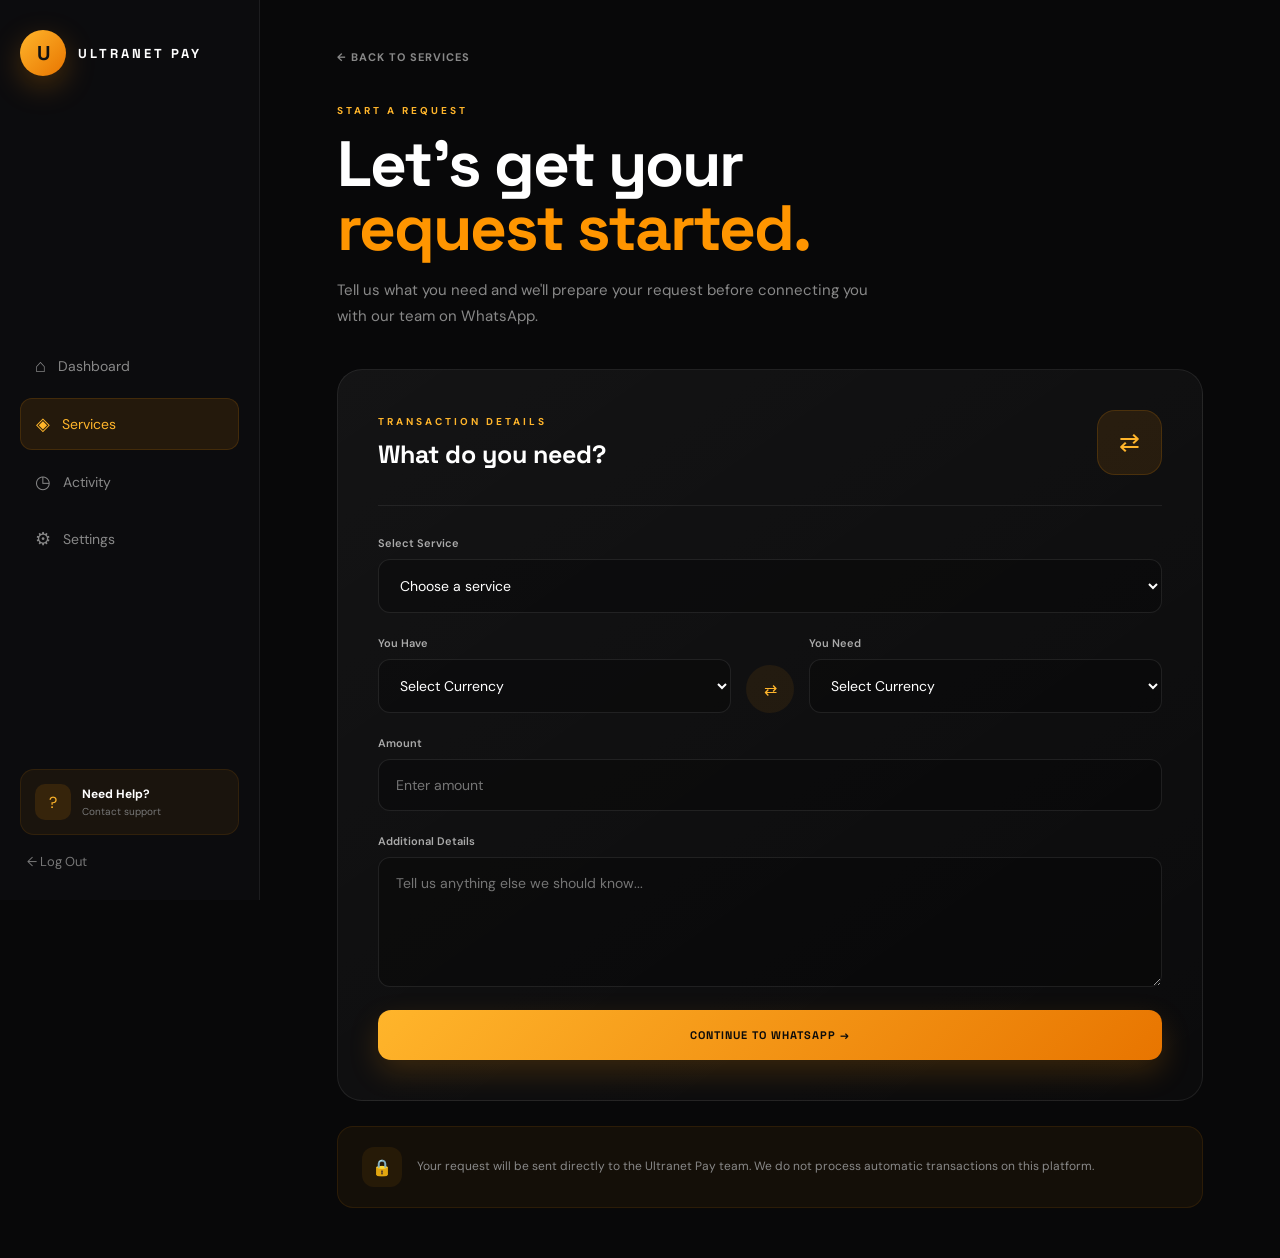
<file: transaction.html>
<script>

    /* GET SAVED USER INFORMATION */

    const savedName =
        localStorage.getItem(
            "ultranetName"
        );


    const savedEmail =
        localStorage.getItem(
            "ultranetEmail"
        );


    const savedPhone =
        localStorage.getItem(
            "ultranetPhone"
        );


    /* GET PAGE ELEMENTS */

    const settingsName =
        document.getElementById(
            "settings-name"
        );


    const settingsEmail =
        document.getElementById(
            "settings-email"
        );


    const settingsPhone =
        document.getElementById(
            "settings-phone"
        );


    const settingsAvatar =
        document.getElementById(
            "settingsAvatar"
        );


    /* DISPLAY SAVED INFORMATION */

    if (savedName) {

        settingsName.value =
            savedName;


        settingsAvatar.textContent =
            savedName.charAt(0).toUpperCase();

    }


    if (savedEmail) {

        settingsEmail.value =
            savedEmail;

    }


    if (savedPhone) {

        settingsPhone.value =
            savedPhone;

    }


    /* SAVE PROFILE CHANGES */

    const profileForm =
        document.getElementById(
            "profileForm"
        );


    profileForm.addEventListener(
        "submit",
        function(event) {

            event.preventDefault();


            localStorage.setItem(
                "ultranetName",
                settingsName.value
            );


            localStorage.setItem(
                "ultranetEmail",
                settingsEmail.value
            );


            localStorage.setItem(
                "ultranetPhone",
                settingsPhone.value
            );


            settingsAvatar.textContent =
                settingsName.value
                .charAt(0)
                .toUpperCase();


            alert(
                "Your profile has been updated!"
            );

        }
    );


    /* CHANGE PASSWORD */

    const changePasswordButton =
        document.getElementById(
            "changePasswordButton"
        );


    changePasswordButton.addEventListener(
        "click",
        function() {

            alert(
                "Password change feature coming soon."
            );

        }
    );

</script>
<!DOCTYPE html>
<html lang="en">

<head>

    <meta charset="UTF-8">

    <meta
        name="viewport"
        content="width=device-width, initial-scale=1.0"
    >

    <title>Start Transaction | Ultranet Pay</title>

    <link
        rel="stylesheet"
        href="ultranet.css"
    >

</head>


<body>

    <main class="transaction-page">


        <!-- SIDEBAR -->

        <aside class="sidebar">


            <a
                href="dashboard.html"
                class="brand-logo"
            >

                <div class="brand-icon">
                    U
                </div>

                <span class="brand-name">
                    ULTRANET PAY
                </span>

            </a>


            <nav class="dashboard-nav">


                <a
                    href="dashboard.html"
                    class="nav-item"
                >
                    <span>⌂</span>
                    Dashboard
                </a>


                <a
                    href="services.html"
                    class="nav-item active"
                >
                    <span>◈</span>
                    Services
                </a>


                <a
                    href="dashboard.html#activity"
                    class="nav-item"
                >
                    <span>◷</span>
                    Activity
                </a>


                <a
                    href="settings.html"
                    class="nav-item"
                >
                    <span>⚙</span>
                    Settings
                </a>


            </nav>


            <div class="sidebar-bottom">


                <a
                    href="https://wa.me/12492884792"
                    target="_blank"
                    class="support-card"
                >

                    <span class="support-icon">
                        ?
                    </span>

                    <div>

                        <strong>
                            Need Help?
                        </strong>

                        <small>
                            Contact support
                        </small>

                    </div>

                </a>


                <a
                    href="ultranet.html"
                    class="logout-button"
                >
                    ← Log Out
                </a>


            </div>


        </aside>



        <!-- MAIN CONTENT -->

        <section class="transaction-content">


            <!-- BACK -->

            <a
                href="services.html"
                class="back-button"
            >
                ← BACK TO SERVICES
            </a>


            <!-- HEADER -->

            <header class="transaction-header">

                <span class="page-tag">
                    START A REQUEST
                </span>

                <h1>
                    Let's get your
                    <span>request started.</span>
                </h1>

                <p>
                    Tell us what you need and we'll prepare
                    your request before connecting you with
                    our team on WhatsApp.
                </p>

            </header>



            <!-- FORM CARD -->

            <section class="transaction-card">


                <div class="transaction-card-top">

                    <div>

                        <span class="card-label">
                            TRANSACTION DETAILS
                        </span>

                        <h2>
                            What do you need?
                        </h2>

                    </div>


                    <div class="transaction-icon">
                        ⇄
                    </div>

                </div>



                <form id="transactionForm">


                    <!-- SERVICE -->

                    <div class="transaction-form-group">

                        <label for="service">
                            Select Service
                        </label>
                        <select id="service" required>

                            <option value="">
                                Choose a service
                            </option>

                            <option value="Currency Exchange">
                                Currency Exchange
                            </option>

                            <option value="International Payment">
                                International Payment
                            </option>

                            <option value="Personal Assistance">
                                Personal Assistance
                            </option>

                        </select>

                    </div>



                    <!-- FROM / TO -->

                    <div class="transaction-row">


                        <div class="transaction-form-group">

                            <label for="fromCurrency">
                                You Have
                            </label>

                            <select id="fromCurrency">

                                <option value="">
                                    Select Currency
                                </option>

                                <option>USD</option>
                                <option>CAD</option>
                                <option>GBP</option>
                                <option>NGN</option>

                            </select>

                        </div>



                        <div class="swap-icon">
                            ⇄
                        </div>



                        <div class="transaction-form-group">

                            <label for="toCurrency">
                                You Need
                            </label>

                            <select id="toCurrency">

                                <option value="">
                                    Select Currency
                                </option>

                                <option>USD</option>
                                <option>CAD</option>
                                <option>GBP</option>
                                <option>NGN</option>

                            </select>

                        </div>


                    </div>



                    <!-- AMOUNT -->

                    <div class="transaction-form-group">

                        <label for="amount">
                            Amount
                        </label>

                        <input
                            type="number"
                            id="amount"
                            placeholder="Enter amount"
                        >

                    </div>



                    <!-- DETAILS -->

                    <div class="transaction-form-group">

                        <label for="details">
                            Additional Details
                        </label>

                        <textarea
                            id="details"
                            placeholder="Tell us anything else we should know..."
                        ></textarea>

                    </div>



                    <!-- SUBMIT -->

                    <button
                        type="submit"
                        class="submit-request-button"
                    >
                        CONTINUE TO WHATSAPP →
                    </button>


                </form>


            </section>



            <!-- INFO -->

            <div class="transaction-info">

                <div class="info-icon">
                    🔒
                </div>

                <p>
                    Your request will be sent directly to
                    the Ultranet Pay team. We do not process
                    automatic transactions on this platform.
                </p>

            </div>


        </section>


    </main>



    <!-- JAVASCRIPT -->

    <script>
        const transactionForm =
            document.getElementById(
                "transactionForm"
            );


        transactionForm.addEventListener(
            "submit",
            function(event) {

                event.preventDefault();


                const userName =
                    localStorage.getItem(
                        "ultranetName"
                    ) || "Customer";


                const service =
                    document.getElementById(
                        "service"
                    ).value;


                const fromCurrency =
                    document.getElementById(
                        "fromCurrency"
                    ).value;


                const toCurrency =
                    document.getElementById(
                        "toCurrency"
                    ).value;


                const amount =
                    document.getElementById(
                        "amount"
                    ).value;


                const details =
                    document.getElementById(
                        "details"
                    ).value;


                /* CREATE WHATSAPP MESSAGE */
const message =
"Hello Ultranet Pay!\n\n" +
"I would like to make a service request.\n\n" +
"👤 Name: " + userName + "\n\n" +
"💳 Service: " + service + "\n\n" +
"💰 From: " + fromCurrency + "\n\n" +
"💸 To: " + toCurrency + "\n\n" +
"💵 Amount: " + amount + "\n\n" +
"📄 Additional Details:\n" + details + "\n\n" +
"Please assist me with this request.";

const whatsappLink =
"https://wa.me/12492884792?text=" +
encodeURIComponent(message);

window.open(whatsappLink, "_blank");

            }
        );

    </script>


</body>

</html>
</file>
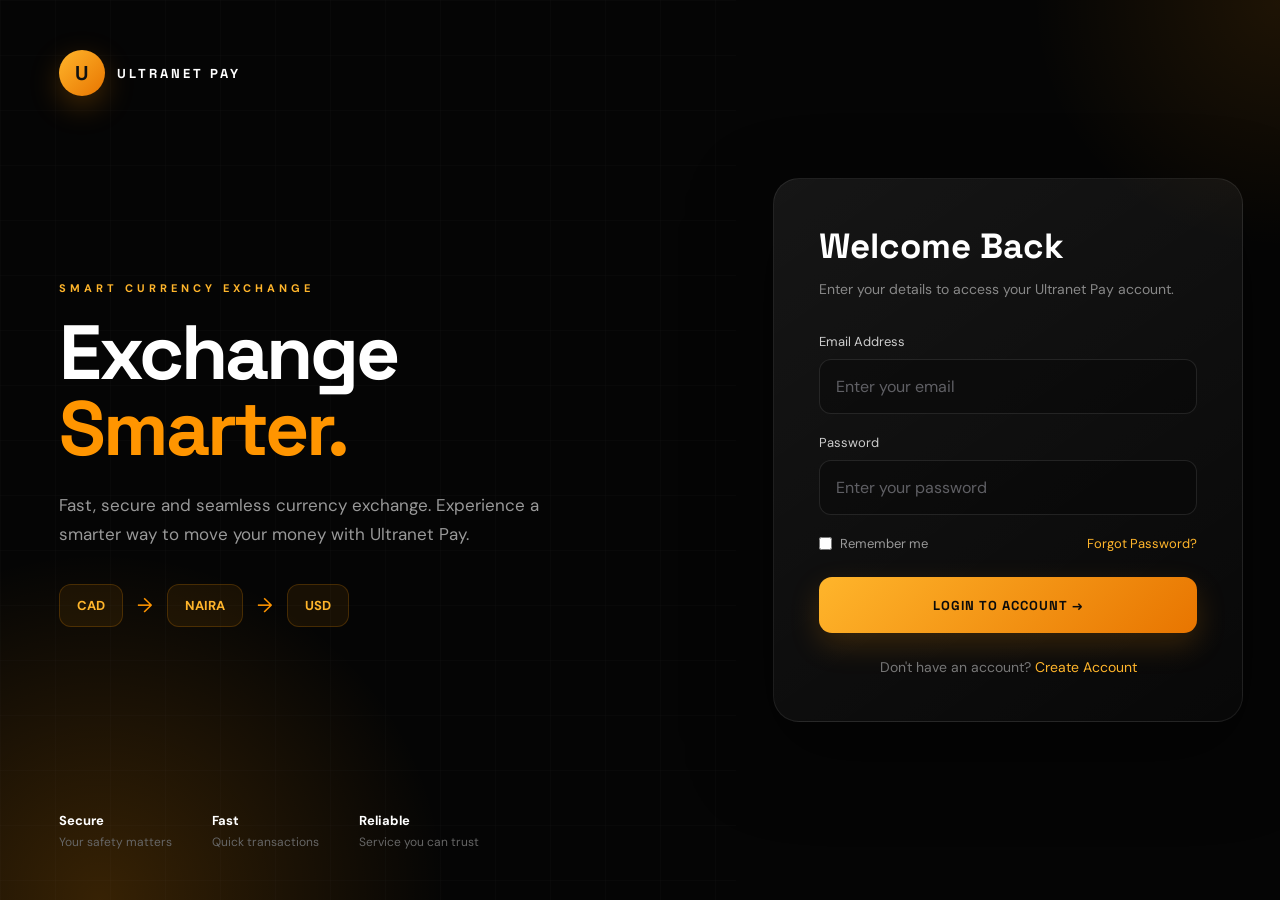
<file: ultranet.html>
<!DOCTYPE html>
<html lang="en">
<head>
    <meta charset="UTF-8">
    <meta name="viewport" content="width=device-width, initial-scale=1.0">

    <title>Ultranet Pay | Login</title>

    <link rel="stylesheet" href="ultranet.css">
</head>

<body>

    <main class="login-page">

        <!-- LEFT SIDE -->
        <section class="login-branding">

            <div class="background-grid"></div>

            <!-- Logo -->
            <a href="ultranet.html" class="brand-logo">

                <div class="brand-icon">U</div>

                <span class="brand-name">
                    ULTRANET PAY
                </span>

            </a>


            <!-- Hero Content -->
            <div class="login-hero">

                <span class="hero-tag">
                    SMART CURRENCY EXCHANGE
                </span>

                <h1>
                    Exchange
                    <span>Smarter.</span>
                </h1>

                <p>
                    Fast, secure and seamless currency exchange.
                    Experience a smarter way to move your money
                    with Ultranet Pay.
                </p>


                <!-- Currency Display -->
                <div class="currency-display">

                    <div class="currency-box">
                        CAD
                    </div>

                    <span class="currency-arrow">→</span>

                    <div class="currency-box">
                        NAIRA
                    </div>

                    <span class="currency-arrow">→</span>

                    <div class="currency-box">
                        USD
                    </div>

                </div>

            </div>


            <!-- Bottom Info -->
            <div class="trust-info">

                <div>
                    <strong>Secure</strong>
                    <span>Your safety matters</span>
                </div>

                <div>
                    <strong>Fast</strong>
                    <span>Quick transactions</span>
                </div>

                <div>
                    <strong>Reliable</strong>
                    <span>Service you can trust</span>
                </div>

            </div>

        </section>


        <!-- RIGHT SIDE -->
        <section class="login-section">

            <div class="login-card">

                <h2>Welcome Back</h2>

                <p>
                    Enter your details to access your Ultranet Pay account.
                </p>


                <form>

                    <!-- Email -->
                    <div class="form-group">

                        <label for="email">
                            Email Address
                        </label>

                        <input
                            type="email"
                            id="email"
                            placeholder="Enter your email"
                            required
                        >

                    </div>


                    <!-- Password -->
                    <div class="form-group">

                        <label for="password">
                            Password
                        </label>

                        <input
                            type="password"
                            id="password"
                            placeholder="Enter your password"
                            required
                        >

                    </div>


                    <!-- Options -->
                    <div class="login-options">

                        <label class="remember-me">

                            <input type="checkbox">

                            <span>Remember me</span>

                        </label>


                        <a href="#">
                            Forgot Password?
                        </a>

                    </div>
                    <!-- Login Button -->
                    <button
                        type="submit"
                        class="main-button"
                    >
                        LOGIN TO ACCOUNT →
                    </button>

                <form id="loginForm">


                <!-- Signup -->
                <div class="bottom-link">

                    Don't have an account?

                    <a href="signup.html">
                        Create Account
                    </a>

                </div>

            </div>

        </section>

    </main>

   <script>
const loginForm = document.getElementById("loginForm");

loginForm.addEventListener("submit", function(event) {
    event.preventDefault();

    alert("JavaScript is working!");
});
</script>

</body>
</html>
</file>
<file: ultranet.css>
@import url('https://fonts.googleapis.com/css2?family=DM+Sans:wght@400;500;600;700&family=Space+Grotesk:wght@500;600;700&display=swap');

/* =========================================
   RESET & VARIABLES
========================================= */

:root {
    --orange: #ff9500;
    --orange-light: #ffb52b;
    --orange-dark: #e87500;

    --black: #050505;
    --dark: #0b0b0d;
    --card: #121214;

    --white: #ffffff;
    --gray: #8c8c92;
    --muted: #65656b;

    --border: rgba(255, 255, 255, 0.08);
    --orange-border: rgba(255, 149, 0, 0.22);
}

* {
    margin: 0;
    padding: 0;
    box-sizing: border-box;
}

html {
    width: 100%;
    scroll-behavior: smooth;
}

body {
    width: 100%;
    min-height: 100vh;

    background: var(--black);
    color: var(--white);

    font-family: "DM Sans", sans-serif;

    overflow-x: hidden;
}

a {
    color: inherit;
}

button,
input,
select,
textarea {
    font: inherit;
}


/* =========================================
   GLOBAL BRAND
========================================= */

.brand-logo {
    display: inline-flex;
    align-items: center;
    gap: 12px;

    text-decoration: none;
}

.brand-icon {
    width: 46px;
    height: 46px;

    display: grid;
    place-items: center;

    border-radius: 50%;

    background: linear-gradient(
        135deg,
        var(--orange-light),
        var(--orange-dark)
    );

    color: #111;

    font-family: "Space Grotesk", sans-serif;
    font-weight: 700;
    font-size: 20px;

    box-shadow:
        0 10px 30px
        rgba(255, 149, 0, 0.25);
}

.brand-name {
    color: white;

    font-family: "Space Grotesk", sans-serif;
    font-size: 13px;
    font-weight: 700;

    letter-spacing: 3px;
}


/* =========================================
   BUTTONS
========================================= */

.main-button,
.submit-request-button,
.save-button {
    border: none;
    cursor: pointer;

    background: linear-gradient(
        135deg,
        var(--orange-light),
        var(--orange-dark)
    );

    color: #0b0b0b;

    font-family: "Space Grotesk", sans-serif;
    font-weight: 800;

    transition: 0.25s ease;

    box-shadow:
        0 12px 30px
        rgba(255, 149, 0, 0.18);
}

.main-button:hover,
.submit-request-button:hover,
.save-button:hover {
    transform: translateY(-2px);

    box-shadow:
        0 18px 40px
        rgba(255, 149, 0, 0.28);
}


/* =========================================
   LOGIN PAGE
========================================= */

.login-page {
    min-height: 100vh;

    display: grid;
    grid-template-columns: 1.15fr 0.85fr;

    background: var(--black);
}


/* LEFT SIDE */

.login-branding {
    position: relative;

    min-height: 100vh;

    padding: 50px 8%;

    display: flex;
    flex-direction: column;
    justify-content: space-between;

    overflow: hidden;
}

.login-branding::before {
    content: "";

    position: absolute;

    width: 700px;
    height: 700px;

    left: -250px;
    bottom: -350px;

    border-radius: 50%;

    background:
        radial-gradient(
            circle,
            rgba(255, 149, 0, 0.2),
            transparent 70%
        );

    pointer-events: none;
}

.background-grid {
    position: absolute;
    inset: 0;

    opacity: 0.05;

    background-image:
        linear-gradient(
            rgba(255,255,255,0.3) 1px,
            transparent 1px
        ),
        linear-gradient(
            90deg,
            rgba(255,255,255,0.3) 1px,
            transparent 1px
        );

    background-size: 55px 55px;

    pointer-events: none;
}

.login-branding .brand-logo,
.login-hero,
.trust-info {
    position: relative;
    z-index: 2;
}


/* HERO */

.login-hero {
    max-width: 650px;
}

.hero-tag {
    display: block;

    margin-bottom: 20px;

    color: var(--orange-light);

    font-size: 11px;
    font-weight: 700;

    letter-spacing: 4px;
}

.login-hero h1 {
    margin-bottom: 25px;

    font-family: "Space Grotesk", sans-serif;

    font-size: clamp(50px, 6vw, 80px);

    line-height: 0.98;

    letter-spacing: -3px;
}

.login-hero h1 span {
    display: block;
    color: var(--orange);
}

.login-hero p {
    max-width: 530px;

    color: #999;

    font-size: 17px;

    line-height: 1.7;
}


/* CURRENCY DISPLAY */

.currency-display {
    margin-top: 35px;

    display: flex;
    align-items: center;

    gap: 14px;

    flex-wrap: wrap;
}

.currency-box {
    padding: 12px 17px;

    border-radius: 12px;

    background:
        rgba(255, 149, 0, 0.08);

    border:
        1px solid
        rgba(255, 149, 0, 0.2);

    color: var(--orange-light);

    font-size: 13px;
    font-weight: 700;
}

.currency-arrow {
    color: var(--orange);
    font-size: 20px;
}


/* TRUST */

.trust-info {
    display: flex;
    gap: 40px;

    flex-wrap: wrap;
}

.trust-info div {
    display: flex;
    flex-direction: column;

    gap: 5px;
}

.trust-info strong {
    font-size: 13px;
}

.trust-info span {
    color: #666;
    font-size: 12px;
}


/* LOGIN FORM */

.login-section {
    position: relative;

    min-height: 100vh;

    display: flex;
    align-items: center;
    justify-content: center;

    padding: 35px;
}

.login-section::before {
    content: "";

    position: absolute;

    width: 500px;
    height: 500px;

    top: -250px;
    right: -250px;

    border-radius: 50%;

    background:
        radial-gradient(
            circle,
            rgba(255,149,0,0.1),
            transparent 70%
        );
}

.login-card {
    position: relative;
    z-index: 2;

    width: 100%;
    max-width: 470px;

    padding: 45px;

    border-radius: 26px;

    background:
        linear-gradient(
            145deg,
            rgba(255,255,255,0.07),
            rgba(255,255,255,0.015)
        );

    border: 1px solid var(--border);

    box-shadow:
        0 30px 80px
        rgba(0,0,0,0.5);
}

.login-card h2 {
    margin-bottom: 10px;

    font-family: "Space Grotesk", sans-serif;

    font-size: 35px;
}

.login-card > p {
    margin-bottom: 32px;

    color: #888;

    font-size: 14px;

    line-height: 1.7;
}


/* FORM */

.form-group {
    margin-bottom: 20px;
}

.form-group label {
    display: block;

    margin-bottom: 9px;

    color: #ccc;

    font-size: 13px;
}

.form-group input {
    width: 100%;
    height: 55px;

    padding: 0 16px;

    border-radius: 12px;

    border:
        1px solid
        rgba(255,255,255,0.1);

    outline: none;

    background:
        rgba(0,0,0,0.25);

    color: white;

    transition: 0.25s;
}

.form-group input::placeholder {
    color: #5f5f64;
}

.form-group input:focus {
    border-color: var(--orange);

    box-shadow:
        0 0 0 4px
        rgba(255,149,0,0.08);
}


/* LOGIN OPTIONS */

.login-options {
    margin: 5px 0 25px;

    display: flex;
    align-items: center;
    justify-content: space-between;

    gap: 15px;

    font-size: 13px;
}

.remember-me {
    display: flex;
    align-items: center;

    gap: 8px;

    color: #999;
}

.remember-me input {
    accent-color: var(--orange);
}

.login-options a,
.bottom-link a {
    color: var(--orange-light);

    text-decoration: none;
}

.main-button {
    width: 100%;
    height: 56px;

    border-radius: 13px;

    font-size: 13px;

    letter-spacing: 1px;
}

.bottom-link {
    margin-top: 25px;

    text-align: center;

    color: #777;

    font-size: 14px;
}


/* =========================================
   SIGNUP PAGE
========================================= */

.signup-page {
    min-height: 100vh;

    display: grid;

    grid-template-columns: 1fr 1fr;
}


/* BRANDING */

.signup-branding {
    position: relative;

    min-height: 100vh;

    padding: 50px 8%;

    display: flex;
    flex-direction: column;
    justify-content: space-between;

    overflow: hidden;
}

.signup-branding::before {
    content: "";

    position: absolute;

    width: 650px;
    height: 650px;

    left: -250px;
    bottom: -300px;

    border-radius: 50%;

    background:
        radial-gradient(
            circle,
            rgba(255,149,0,0.18),
            transparent 70%
        );
}

.signup-background-grid {
    position: absolute;
    inset: 0;

    opacity: 0.05;

    background-image:
        linear-gradient(
            rgba(255,255,255,0.3) 1px,
            transparent 1px
        ),
        linear-gradient(
            90deg,
            rgba(255,255,255,0.3) 1px,
            transparent 1px
        );

    background-size: 55px 55px;
}

.signup-hero,
.signup-footer {
    position: relative;
    z-index: 2;
}

.signup-hero {
    max-width: 570px;
}

.signup-hero h1 {
    margin-bottom: 22px;

    font-family: "Space Grotesk", sans-serif;

    font-size: clamp(45px, 5vw, 70px);

    line-height: 1;

    letter-spacing: -2px;
}

.signup-hero h1 span {
    display: block;

    color: var(--orange);
}

.signup-hero > p {
    color: #999;

    font-size: 16px;

    line-height: 1.7;
}


/* FEATURES */

.signup-features {
    margin-top: 40px;

    display: flex;
    flex-direction: column;

    gap: 20px;
}

.feature-item {
    display: flex;
    align-items: center;

    gap: 14px;
}

.feature-icon {
    width: 45px;
    height: 45px;

    display: grid;
    place-items: center;

    flex-shrink: 0;

    border-radius: 13px;

    background:
        rgba(255,149,0,0.09);

    border:
        1px solid
        rgba(255,149,0,0.18);

    color: var(--orange-light);
}

.feature-item h3 {
    margin-bottom: 4px;

    font-size: 14px;
}

.feature-item p {
    color: #777;

    font-size: 12px;
}

.signup-footer {
    color: #555;

    font-size: 12px;
}


/* SIGNUP FORM */

.signup-section {
    min-height: 100vh;

    display: flex;
    align-items: center;
    justify-content: center;

    padding: 40px;
}

.signup-card {
    width: 100%;
    max-width: 480px;

    padding: 45px;

    border-radius: 26px;

    background:
        linear-gradient(
            145deg,
            rgba(255,255,255,0.07),
            rgba(255,255,255,0.015)
        );

    border: 1px solid var(--border);

    box-shadow:
        0 30px 80px
        rgba(0,0,0,0.5);
}

.signup-card h2 {
    margin-bottom: 10px;

    font-family: "Space Grotesk", sans-serif;

    font-size: 34px;
}

.signup-card > p {
    margin-bottom: 30px;

    color: #888;

    font-size: 14px;
}

.terms-check {
    margin: 5px 0 25px;

    display: flex;
    align-items: flex-start;

    gap: 10px;

    color: #888;

    font-size: 12px;

    line-height: 1.6;
}

.terms-check input {
    margin-top: 2px;

    accent-color: var(--orange);
}

.terms-check a {
    color: var(--orange-light);

    text-decoration: none;
}


/* =========================================
   DASHBOARD LAYOUT
========================================= */

.dashboard-page,
.services-page,
.settings-page,
.transaction-page {
    min-height: 100vh;

    background: #080809;
}


/* =========================================
   SIDEBAR
========================================= */

.sidebar {
    position: fixed;

    top: 0;
    left: 0;

    width: 260px;
    height: 100vh;

    padding: 30px 20px;

    display: flex;
    flex-direction: column;
    justify-content: space-between;

    background: #0c0c0e;

    border-right:
        1px solid
        rgba(255,255,255,0.07);

    z-index: 100;
}

.dashboard-nav {
    margin-top: 60px;

    display: flex;
    flex-direction: column;

    gap: 7px;
}

.nav-item {
    padding: 13px 15px;

    display: flex;
    align-items: center;

    gap: 12px;

    border-radius: 12px;

    color: #888;

    text-decoration: none;

    font-size: 14px;

    transition: 0.25s;
}

.nav-item span {
    font-size: 18px;
}

.nav-item:hover {
    color: var(--orange-light);

    background:
        rgba(255,149,0,0.07);
}

.nav-item.active {
    color: var(--orange-light);

    background:
        rgba(255,149,0,0.1);

    border:
        1px solid
        rgba(255,149,0,0.14);
}


/* SIDEBAR BOTTOM */

.sidebar-bottom {
    display: flex;
    flex-direction: column;

    gap: 18px;
}

.support-card {
    padding: 14px;

    display: flex;
    align-items: center;

    gap: 11px;

    border-radius: 14px;

    background:
        rgba(255,149,0,0.06);

    border:
        1px solid
        rgba(255,149,0,0.1);

    text-decoration: none;
}

.support-icon {
    width: 36px;
    height: 36px;

    display: grid;
    place-items: center;

    border-radius: 10px;

    background:
        rgba(255,149,0,0.12);

    color: var(--orange-light);
}

.support-card strong {
    display: block;

    margin-bottom: 3px;

    font-size: 12px;
}

.support-card small {
    color: #777;

    font-size: 10px;
}

.logout-button {
    padding-left: 7px;

    color: #777;

    text-decoration: none;

    font-size: 13px;
}

.logout-button:hover {
    color: var(--orange-light);
}


/* =========================================
   MOBILE NAVIGATION
========================================= */

.mobile-nav {
    display: none;
}


/* =========================================
   DASHBOARD CONTENT
========================================= */

.dashboard-content,
.services-content,
.settings-content,
.transaction-content {
    width: calc(100% - 260px);

    margin-left: 260px;

    padding: 50px 6%;

    min-height: 100vh;
}


/* =========================================
   DASHBOARD HEADER
========================================= */

.dashboard-header {
    margin-bottom: 40px;

    display: flex;
    align-items: center;
    justify-content: space-between;

    gap: 20px;
}

.dashboard-date {
    margin-bottom: 9px;

    color: var(--orange-light);

    font-size: 10px;
    font-weight: 700;

    letter-spacing: 3px;
}

.dashboard-header h1 {
    font-family: "Space Grotesk", sans-serif;

    font-size: 34px;

    line-height: 1.2;
}

.dashboard-header h1 span {
    color: var(--orange);
}

.profile-preview {
    display: flex;
    align-items: center;

    gap: 15px;
}

.notification {
    font-size: 18px;
}

.user-avatar {
    width: 44px;
    height: 44px;

    display: grid;
    place-items: center;

    border-radius: 50%;

    background:
        linear-gradient(
            135deg,
            var(--orange-light),
            var(--orange-dark)
        );

    color: #111;

    font-weight: 700;
}


/* =========================================
   DASHBOARD HERO
========================================= */

.dashboard-hero {
    position: relative;

    margin-bottom: 65px;

    padding: 50px;

    min-height: 320px;

    border-radius: 28px;

    overflow: hidden;

    background:
        linear-gradient(
            135deg,
            rgba(255,149,0,0.17),
            rgba(255,255,255,0.025)
        );

    border:
        1px solid
        rgba(255,149,0,0.18);
}

.dashboard-hero::after {
    content: "";

    position: absolute;

    width: 400px;
    height: 400px;

    right: -180px;
    bottom: -250px;

    border-radius: 50%;

    background:
        radial-gradient(
            circle,
            rgba(255,149,0,0.16),
            transparent 70%
        );
}

.dashboard-hero-content {
    position: relative;

    z-index: 2;

    max-width: 600px;
}

.dashboard-tag {
    color: var(--orange-light);

    font-size: 10px;
    font-weight: 700;

    letter-spacing: 3px;
}

.dashboard-hero h2 {
    margin: 17px 0;

    font-family: "Space Grotesk", sans-serif;

    font-size: 42px;

    line-height: 1.1;
}

.dashboard-hero h2 span {
    display: block;

    color: var(--orange);
}

.dashboard-hero p {
    margin-bottom: 27px;

    color: #999;

    font-size: 15px;

    line-height: 1.7;
}


/* HERO BUTTON */

.whatsapp-button {
    display: inline-flex;
    align-items: center;
    justify-content: center;

    padding: 16px 22px;

    border-radius: 12px;

    background:
        linear-gradient(
            135deg,
            var(--orange-light),
            var(--orange-dark)
        );

    color: #111;

    text-decoration: none;

    font-size: 12px;
    font-weight: 800;

    letter-spacing: 1px;

    transition: 0.25s;
}

.whatsapp-button:hover {
    transform: translateY(-2px);
}


/* FLOATING CURRENCY */

.hero-currency {
    position: absolute;

    z-index: 2;

    right: 7%;
    top: 50%;

    transform: translateY(-50%);

    display: flex;
    align-items: center;

    gap: 14px;
}

.floating-currency {
    width: 76px;
    height: 76px;

    display: grid;
    place-items: center;

    border-radius: 20px;

    background:
        rgba(0,0,0,0.25);

    border:
        1px solid
        rgba(255,149,0,0.18);

    color: var(--orange-light);

    font-size: 13px;
    font-weight: 800;

    transform: rotate(-8deg);
}

.floating-currency.middle {
    background:
        rgba(255,149,0,0.13);

    transform:
        translateY(-30px)
        rotate(8deg);
}


/* =========================================
   SECTIONS
========================================= */

.dashboard-section {
    margin-bottom: 65px;
}

.section-heading {
    margin-bottom: 25px;

    display: flex;
    align-items: center;
    justify-content: space-between;
}

.section-heading span,
.section-title span {
    color: var(--orange-light);

    font-size: 10px;
    font-weight: 700;

    letter-spacing: 3px;
}

.section-heading h2 {
    margin-top: 8px;

    font-family: "Space Grotesk", sans-serif;

    font-size: 28px;
}


/* =========================================
   SERVICE CARDS
========================================= */

.service-grid {
    display: grid;

    grid-template-columns:
        repeat(3, 1fr);

    gap: 20px;
}

.service-card {
    padding: 28px;

    border-radius: 20px;

    background:
        rgba(255,255,255,0.025);

    border:
        1px solid
        rgba(255,255,255,0.07);

    transition: 0.25s;
}

.service-card:hover {
    transform: translateY(-4px);

    border-color:
        rgba(255,149,0,0.28);

    background:
        rgba(255,149,0,0.04);
}

.service-icon {
    width: 48px;
    height: 48px;

    margin-bottom: 20px;

    display: grid;
    place-items: center;

    border-radius: 14px;

    background:
        rgba(255,149,0,0.1);

    color: var(--orange-light);

    font-size: 20px;
}

.service-card h3 {
    margin-bottom: 10px;

    font-family: "Space Grotesk", sans-serif;

    font-size: 17px;
}

.service-card p {
    margin-bottom: 18px;

    color: #777;

    font-size: 13px;

    line-height: 1.7;
}

.service-card a {
    color: var(--orange-light);

    text-decoration: none;

    font-size: 12px;
    font-weight: 700;
}


/* =========================================
   ACTIVITY
========================================= */

.activity-card {
    padding: 27px;

    display: flex;
    align-items: center;

    gap: 17px;

    border-radius: 20px;

    background:
        rgba(255,255,255,0.025);

    border:
        1px solid
        rgba(255,255,255,0.07);
}

.activity-icon {
    width: 50px;
    height: 50px;

    flex-shrink: 0;

    display: grid;
    place-items: center;

    border-radius: 15px;

    background:
        rgba(255,149,0,0.08);

    color: var(--orange-light);
}

.activity-card h3 {
    margin-bottom: 5px;

    font-size: 15px;
}

.activity-card p {
    color: #777;

    font-size: 13px;
}


/* =========================================
   SERVICES PAGE
========================================= */

.services-content {
    max-width: 1600px;
}

.services-header {
    margin-bottom: 60px;

    display: flex;
    align-items: flex-end;
    justify-content: space-between;

    gap: 30px;
}

.page-tag {
    display: block;

    margin-bottom: 15px;

    color: var(--orange-light);

    font-size: 10px;
    font-weight: 700;

    letter-spacing: 3px;
}

.services-header h1,
.settings-header h1,
.transaction-header h1 {
    margin-bottom: 18px;

    font-family: "Space Grotesk", sans-serif;

    font-size: clamp(40px, 5vw, 65px);

    line-height: 1;

    letter-spacing: -2px;
}

.services-header h1 span,
.settings-header h1 span,
.transaction-header h1 span {
    display: block;

    color: var(--orange);
}

.services-header p,
.settings-header p,
.transaction-header p {
    max-width: 540px;

    color: #888;

    font-size: 15px;

    line-height: 1.7;
}

.header-whatsapp {
    padding: 15px 20px;

    border-radius: 12px;

    background:
        rgba(255,149,0,0.08);

    border:
        1px solid
        rgba(255,149,0,0.2);

    color: var(--orange-light);

    text-decoration: none;

    font-size: 11px;
    font-weight: 700;

    white-space: nowrap;
}


/* MAIN SERVICES */

.main-services {
    margin-bottom: 80px;

    display: grid;

    grid-template-columns:
        repeat(3, 1fr);

    gap: 20px;
}

.main-service-card {
    position: relative;

    min-height: 450px;

    padding: 30px;

    display: flex;
    flex-direction: column;

    border-radius: 24px;

    overflow: hidden;

    background:
        linear-gradient(
            145deg,
            rgba(255,255,255,0.05),
            rgba(255,255,255,0.015)
        );

    border:
        1px solid
        rgba(255,255,255,0.08);

    transition: 0.3s;
}

.main-service-card::before {
    content: "";

    position: absolute;

    width: 220px;
    height: 220px;

    top: -100px;
    right: -100px;

    border-radius: 50%;

    background:
        rgba(255,149,0,0.08);

    filter: blur(70px);
}

.main-service-card:hover {
    transform: translateY(-6px);

    border-color:
        rgba(255,149,0,0.28);
}

.service-number,
.large-service-icon,
.service-label,
.main-service-card h2,
.main-service-card p,
.supported-currencies,
.service-action {
    position: relative;

    z-index: 2;
}

.service-number {
    margin-bottom: 30px;

    color: #555;

    font-size: 11px;
    font-weight: 700;

    letter-spacing: 2px;
}

.large-service-icon {
    width: 65px;
    height: 65px;

    margin-bottom: 27px;

    display: grid;
    place-items: center;

    border-radius: 19px;

    background:
        rgba(255,149,0,0.1);

    border:
        1px solid
        rgba(255,149,0,0.16);

    color: var(--orange-light);

    font-size: 26px;
}

.service-label {
    margin-bottom: 10px;

    color: var(--orange-light);

    font-size: 9px;
    font-weight: 700;

    letter-spacing: 2px;
}

.main-service-card h2 {
    margin-bottom: 14px;

    font-family: "Space Grotesk", sans-serif;

    font-size: 23px;
}

.main-service-card p {
    color: #888;

    font-size: 13px;

    line-height: 1.7;
}

.supported-currencies {
    margin-top: 22px;

    display: flex;

    gap: 8px;

    flex-wrap: wrap;
}

.supported-currencies span {
    padding: 7px 10px;

    border-radius: 8px;

    background:
        rgba(255,149,0,0.08);

    border:
        1px solid
        rgba(255,149,0,0.14);

    color: var(--orange-light);

    font-size: 10px;
    font-weight: 700;
}

.service-action {
    margin-top: auto;

    padding-top: 25px;

    color: var(--orange-light);

    text-decoration: none;

    font-size: 11px;
    font-weight: 700;

    letter-spacing: 1px;
}


/* HOW IT WORKS */

.how-it-works {
    margin-bottom: 80px;
}

.section-title {
    margin-bottom: 30px;
}

.section-title h2 {
    margin-top: 12px;

    font-family: "Space Grotesk", sans-serif;

    font-size: 32px;
}

.steps-grid {
    display: grid;

    grid-template-columns:
        repeat(3, 1fr);

    gap: 20px;
}

.step-card {
    padding: 28px;

    border-radius: 20px;

    background:
        rgba(255,255,255,0.025);

    border:
        1px solid
        rgba(255,255,255,0.07);
}

.step-number {
    width: 42px;
    height: 42px;

    margin-bottom: 18px;

    display: grid;
    place-items: center;

    border-radius: 50%;

    background:
        rgba(255,149,0,0.1);

    color: var(--orange-light);

    font-size: 13px;
    font-weight: 700;
}

.step-card h3 {
    margin-bottom: 9px;

    font-family: "Space Grotesk", sans-serif;

    font-size: 16px;
}

.step-card p {
    color: #777;

    font-size: 13px;

    line-height: 1.7;
}


/* SERVICES CTA */

.services-cta {
    position: relative;

    padding: 50px;

    margin-bottom: 40px;

    display: flex;
    align-items: center;
    justify-content: space-between;

    gap: 30px;

    overflow: hidden;

    border-radius: 25px;

    background:
        linear-gradient(
            135deg,
            rgba(255,149,0,0.16),
            rgba(255,149,0,0.03)
        );

    border:
        1px solid
        rgba(255,149,0,0.18);
}

.services-cta div,
.cta-button {
    position: relative;
    z-index: 2;
}

.services-cta span {
    color: var(--orange-light);

    font-size: 10px;
    font-weight: 700;

    letter-spacing: 3px;
}

.services-cta h2 {
    margin: 14px 0 10px;

    font-family: "Space Grotesk", sans-serif;

    font-size: 30px;
}

.services-cta p {
    color: #888;

    font-size: 14px;
}

.cta-button {
    padding: 17px 24px;

    border-radius: 13px;

    background:
        linear-gradient(
            135deg,
            var(--orange-light),
            var(--orange-dark)
        );

    color: #111;

    text-decoration: none;

    font-size: 11px;
    font-weight: 800;

    letter-spacing: 1px;

    white-space: nowrap;
}


/* =========================================
   SETTINGS PAGE
========================================= */

.settings-content {
    max-width: 1500px;
}

.settings-header {
    margin-bottom: 50px;
}

.settings-card {
    padding: 35px;

    margin-bottom: 25px;

    border-radius: 24px;

    background:
        linear-gradient(
            145deg,
            rgba(255,255,255,0.045),
            rgba(255,255,255,0.015)
        );

    border:
        1px solid
        rgba(255,255,255,0.08);
}

.settings-card-header {
    margin-bottom: 30px;
    padding-bottom: 30px;

    display: flex;
    align-items: center;
    justify-content: space-between;

    gap: 30px;

    border-bottom:
        1px solid
        rgba(255,255,255,0.07);
}

.card-label {
    display: block;

    margin-bottom: 10px;

    color: var(--orange-light);

    font-size: 10px;
    font-weight: 700;

    letter-spacing: 3px;
}

.settings-card h2 {
    margin-bottom: 9px;

    font-family: "Space Grotesk", sans-serif;

    font-size: 24px;
}

.settings-card p {
    color: #777;

    font-size: 13px;

    line-height: 1.7;
}

.large-avatar {
    width: 75px;
    height: 75px;

    flex-shrink: 0;

    display: grid;
    place-items: center;

    border-radius: 50%;

    background:
        linear-gradient(
            135deg,
            var(--orange-light),
            var(--orange-dark)
        );

    color: #111;

    font-family: "Space Grotesk", sans-serif;

    font-size: 25px;
    font-weight: 700;
}

.settings-form-grid {
    margin-bottom: 25px;

    display: grid;

    grid-template-columns:
        1fr 1fr;

    gap: 20px;
}

.settings-form .form-group {
    margin-bottom: 0;
}

.save-button {
    padding: 16px 23px;

    border-radius: 12px;

    font-size: 11px;

    letter-spacing: 1px;
}

.settings-card-title {
    margin-bottom: 28px;
}


/* SECURITY */

.security-option {
    padding: 22px;

    display: flex;
    align-items: center;

    gap: 18px;

    border-radius: 18px;

    background:
        rgba(0,0,0,0.18);

    border:
        1px solid
        rgba(255,255,255,0.06);
}

.security-icon {
    width: 52px;
    height: 52px;

    flex-shrink: 0;

    display: grid;
    place-items: center;

    border-radius: 15px;

    background:
        rgba(255,149,0,0.1);

    color: var(--orange-light);

    font-size: 20px;
}

.security-info {
    flex: 1;
}

.security-info h3 {
    margin-bottom: 5px;

    font-family: "Space Grotesk", sans-serif;

    font-size: 15px;
}

.secondary-button {
    padding: 13px 17px;

    border-radius: 10px;

    cursor: pointer;

    background:
        rgba(255,149,0,0.07);

    border:
        1px solid
        rgba(255,149,0,0.2);

    color: var(--orange-light);

    font-size: 10px;
    font-weight: 700;

    letter-spacing: 1px;
}


/* SUPPORT */

.support-settings {
    display: flex;
    align-items: center;
    justify-content: space-between;

    gap: 25px;
}

.support-settings-button {
    padding: 16px 22px;

    display: inline-flex;
    align-items: center;
    justify-content: center;

    border-radius: 12px;

    background:
        rgba(255,149,0,0.09);

    border:
        1px solid
        rgba(255,149,0,0.2);

    color: var(--orange-light);

    text-decoration: none;

    font-size: 11px;
    font-weight: 700;
}


/* LOGOUT */

.logout-section {
    padding: 30px 35px;

    margin-bottom: 40px;

    display: flex;
    align-items: center;
    justify-content: space-between;

    gap: 25px;

    border-radius: 20px;

    background:
        rgba(255,255,255,0.015);

    border:
        1px solid
        rgba(255,255,255,0.07);
}

.logout-section h3 {
    margin-bottom: 6px;

    font-family: "Space Grotesk", sans-serif;

    font-size: 17px;
}

.danger-button {
    padding: 14px 20px;

    border-radius: 10px;

    background:
        rgba(255,255,255,0.04);

    border:
        1px solid
        rgba(255,255,255,0.1);

    color: #aaa;

    text-decoration: none;

    font-size: 10px;
    font-weight: 700;
}


/* =========================================
   TRANSACTION PAGE
========================================= */

.transaction-content {
    max-width: 1200px;
}

.back-button {
    display: inline-flex;

    margin-bottom: 40px;

    color: #888;

    text-decoration: none;

    font-size: 11px;
    font-weight: 700;

    letter-spacing: 1px;
}

.back-button:hover {
    color: var(--orange-light);
}

.transaction-header {
    margin-bottom: 40px;
}

.transaction-card {
    padding: 40px;

    margin-bottom: 25px;

    border-radius: 25px;

    background:
        linear-gradient(
            145deg,
            rgba(255,255,255,0.05),
            rgba(255,255,255,0.015)
        );

    border:
        1px solid
        rgba(255,255,255,0.08);
}

.transaction-card-top {
    margin-bottom: 30px;
    padding-bottom: 30px;

    display: flex;
    align-items: center;
    justify-content: space-between;

    gap: 25px;

    border-bottom:
        1px solid
        rgba(255,255,255,0.07);
}

.transaction-card h2 {
    margin-top: 8px;

    font-family: "Space Grotesk", sans-serif;

    font-size: 25px;
}

.transaction-icon {
    width: 65px;
    height: 65px;

    flex-shrink: 0;

    display: grid;
    place-items: center;

    border-radius: 18px;

    background:
        rgba(255,149,0,0.1);

    border:
        1px solid
        rgba(255,149,0,0.16);

    color: var(--orange-light);

    font-size: 25px;
}


/* TRANSACTION FORM */

.transaction-form-group {
    margin-bottom: 23px;
}

.transaction-form-group label {
    display: block;

    margin-bottom: 9px;

    color: #aaa;

    font-size: 11px;
    font-weight: 600;
}

.transaction-form-group input,
.transaction-form-group select,
.transaction-form-group textarea {
    width: 100%;

    padding: 16px 17px;

    border-radius: 12px;

    border:
        1px solid
        rgba(255,255,255,0.09);

    outline: none;

    background:
        rgba(0,0,0,0.25);

    color: white;

    font-size: 14px;

    transition: 0.25s;
}

.transaction-form-group input:focus,
.transaction-form-group select:focus,
.transaction-form-group textarea:focus {
    border-color: var(--orange);

    box-shadow:
        0 0 0 3px
        rgba(255,149,0,0.08);
}

.transaction-form-group textarea {
    min-height: 130px;

    resize: vertical;
}

.transaction-row {
    display: grid;

    grid-template-columns:
        1fr auto 1fr;

    gap: 15px;

    align-items: end;
}

.swap-icon {
    width: 48px;
    height: 48px;

    margin-bottom: 23px;

    display: grid;
    place-items: center;

    border-radius: 50%;

    background:
        rgba(255,149,0,0.08);

    color: var(--orange-light);
}

.submit-request-button {
    width: 100%;

    padding: 18px;

    border-radius: 13px;

    font-size: 11px;

    letter-spacing: 1px;
}

.transaction-info {
    padding: 20px 24px;

    display: flex;
    align-items: center;

    gap: 15px;

    border-radius: 16px;

    background:
        rgba(255,149,0,0.05);

    border:
        1px solid
        rgba(255,149,0,0.1);
}

.info-icon {
    width: 40px;
    height: 40px;

    flex-shrink: 0;

    display: grid;
    place-items: center;

    border-radius: 12px;

    background:
        rgba(255,149,0,0.08);
}

.transaction-info p {
    color: #888;

    font-size: 12px;

    line-height: 1.6;
}


/* =========================================
   TABLET
========================================= */

@media (max-width: 1100px) {

    .main-services {
        grid-template-columns: repeat(2, 1fr);
    }

    .service-grid {
        grid-template-columns: repeat(2, 1fr);
    }

    .hero-currency {
        opacity: 0.5;
    }

}


/* =========================================
   MOBILE
========================================= */

@media (max-width: 768px) {

    body {
        overflow-x: hidden;
    }


    /* LOGIN */

    .login-page,
    .signup-page {
        display: block;
    }

    .login-branding,
    .signup-branding {
        min-height: auto;

        padding: 30px 22px 60px;
    }

    .login-hero,
    .signup-hero {
        margin-top: 75px;
    }

    .login-hero h1 {
        font-size: 48px;
    }

    .signup-hero h1 {
        font-size: 45px;
    }

    .trust-info,
    .signup-footer {
        display: none;
    }

    .login-section,
    .signup-section {
        min-height: auto;

        padding: 20px 16px 50px;
    }

    .login-card,
    .signup-card {
        padding: 30px 22px;

        border-radius: 22px;
    }


    /* SIDEBAR */

    .sidebar {
        display: none;
    }


    /* MOBILE NAV */

    .mobile-nav {
        position: sticky;

        top: 0;

        z-index: 999;

        width: 100%;

        min-height: 60px;

        display: flex;

        align-items: center;
        justify-content: space-around;

        gap: 5px;

        padding: 8px 10px;

        background: #0c0c0e;

        border-bottom:
            1px solid
            rgba(255,255,255,0.08);

        overflow-x: auto;
    }

    .mobile-nav a {
        padding: 9px 10px;

        color: #999 !important;

        text-decoration: none !important;

        font-size: 12px;
        font-weight: 600;

        white-space: nowrap;

        border-radius: 8px;
    }

    .mobile-nav a.active {
        color: var(--orange-light) !important;

        background:
            rgba(255,149,0,0.09);
    }


    /* ALL PAGE CONTENT */

    .dashboard-content,
    .services-content,
    .settings-content,
    .transaction-content {
        width: 100%;

        margin-left: 0;

        padding: 28px 20px 50px;
    }


    /* DASHBOARD */

    .dashboard-header {
        margin-bottom: 30px;

        align-items: flex-start;
    }

    .dashboard-header h1 {
        font-size: 30px;
    }

    .profile-preview {
        gap: 10px;
    }

    .notification {
        display: none;
    }

    .dashboard-hero {
        min-height: auto;

        padding: 32px 24px;

        margin-bottom: 50px;

        border-radius: 23px;
    }

    .dashboard-hero h2 {
        font-size: 34px;

        line-height: 1.2;
    }

    .dashboard-hero p {
        font-size: 15px;
    }

    .hero-currency {
        display: none;
    }


    /* SERVICES */

    .service-grid,
    .main-services,
    .steps-grid {
        grid-template-columns: 1fr;
    }

    .service-card {
        padding: 26px;
    }

    .main-service-card {
        min-height: 390px;

        padding: 27px;
    }


    /* SERVICE HEADER */

    .services-header {
        margin-bottom: 45px;

        display: flex;
        flex-direction: column;

        align-items: flex-start;
    }

    .services-header h1,
    .settings-header h1,
    .transaction-header h1 {
        font-size: 44px;
    }

    .header-whatsapp {
        width: 100%;

        justify-content: center;
    }


    /* CTA */

    .services-cta {
        padding: 32px 24px;

        flex-direction: column;

        align-items: flex-start;
    }

    .cta-button {
        width: 100%;

        text-align: center;
    }


    /* SETTINGS */

    .settings-card {
        padding: 25px 20px;
    }

    .settings-card-header {
        align-items: flex-start;

        flex-direction: column;
    }

    .settings-form-grid {
        grid-template-columns: 1fr;
    }

    .security-option {
        flex-wrap: wrap;
    }

    .secondary-button {
        width: 100%;
    }

    .support-settings {
        flex-direction: column;

        align-items: flex-start;
    }

    .support-settings-button {
        width: 100%;
    }

    .logout-section {
        padding: 25px 20px;

        flex-direction: column;

        align-items: flex-start;
    }

    .danger-button {
        width: 100%;

        text-align: center;
    }


    /* TRANSACTION */

    .transaction-card {
        padding: 25px 20px;
    }

    .transaction-card-top {
        align-items: flex-start;
    }

    .transaction-row {
        grid-template-columns: 1fr;
    }

    .swap-icon {
        margin: 0 auto 10px;

        transform: rotate(90deg);
    }

}


/* =========================================
   SMALL PHONES
========================================= */

@media (max-width: 480px) {

    .dashboard-content,
    .services-content,
    .settings-content,
    .transaction-content {
        padding: 24px 16px 45px;
    }

    .dashboard-header h1 {
        font-size: 25px;
    }

    .dashboard-hero {
        padding: 28px 20px;
    }

    .dashboard-hero h2 {
        font-size: 29px;
    }

    .dashboard-hero p {
        font-size: 14px;
    }

    .login-hero h1 {
        font-size: 43px;
    }

    .login-options {
        flex-direction: column;

        align-items: flex-start;
    }

    .services-header h1,
    .settings-header h1,
    .transaction-header h1 {
        font-size: 39px;
    }

    .services-cta h2 {
        font-size: 25px;
    }

    .mobile-nav {
        justify-content: flex-start;
    }

}
</file>
